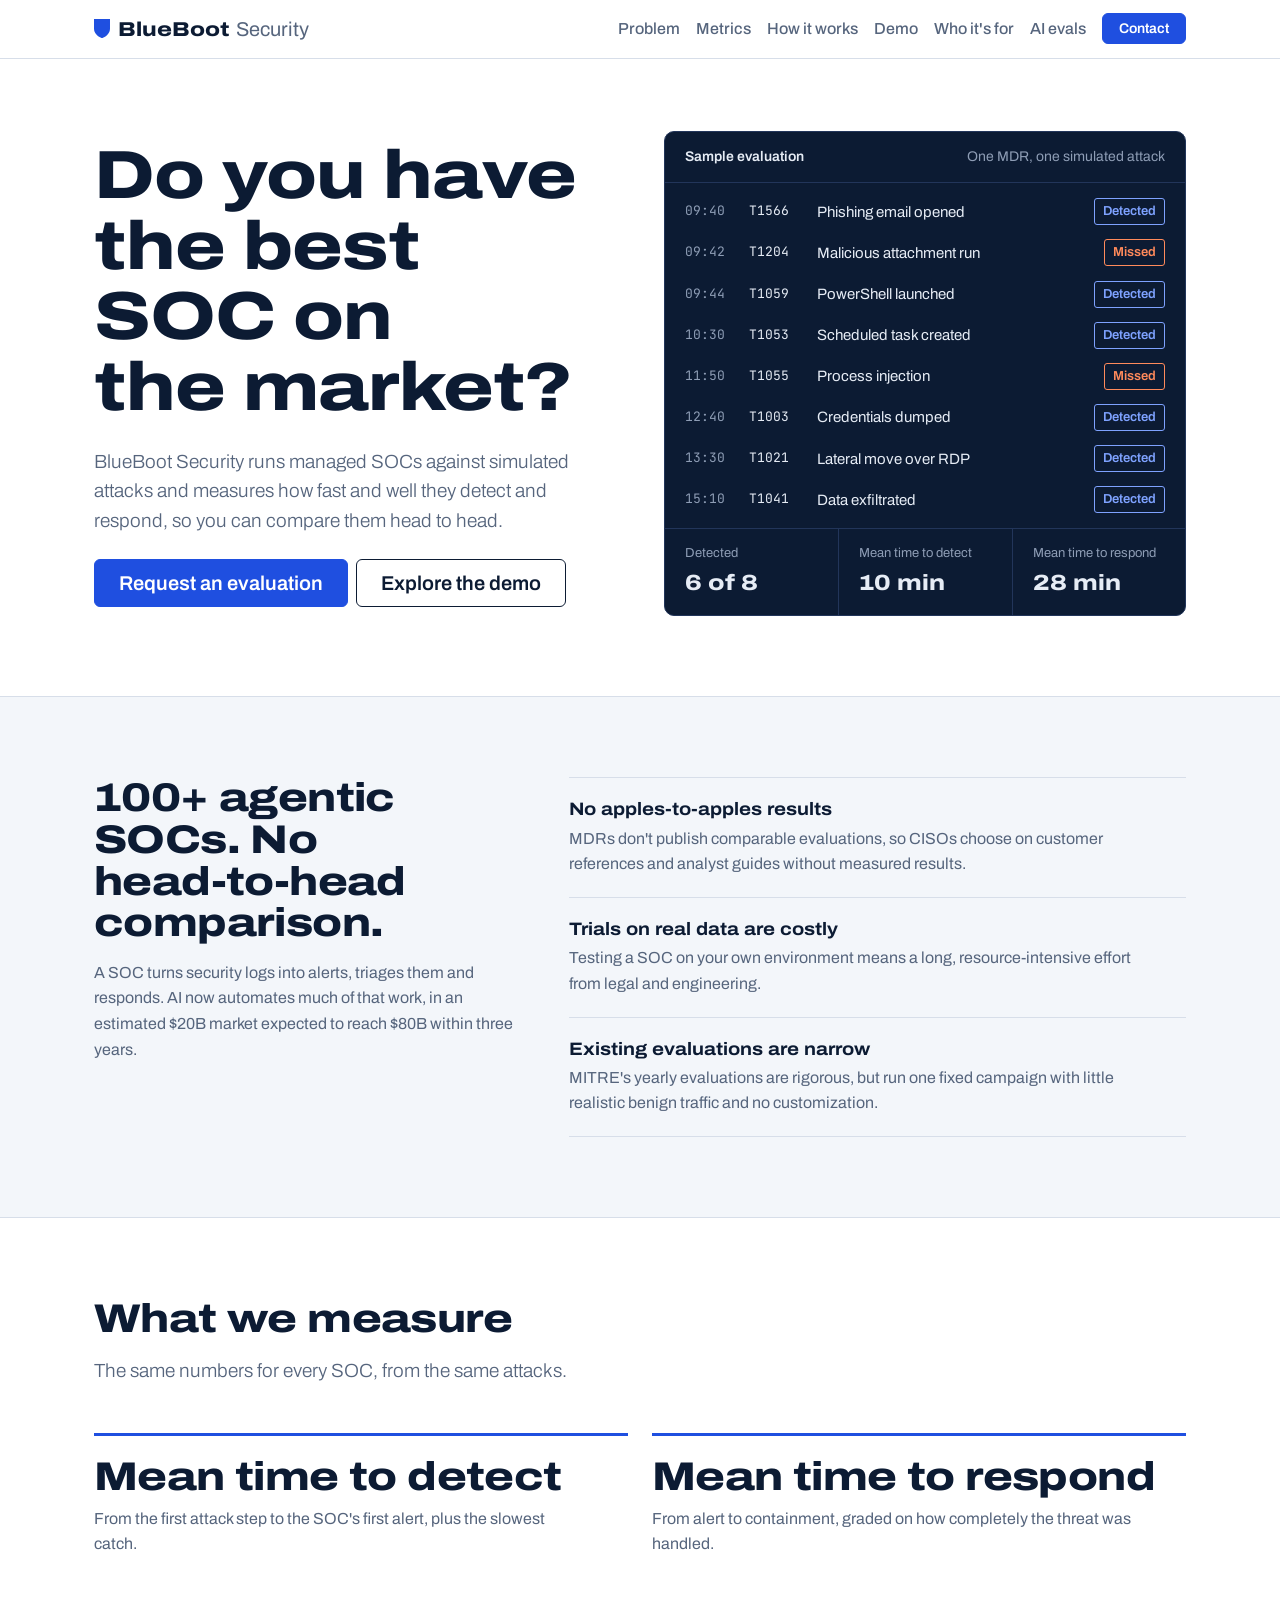
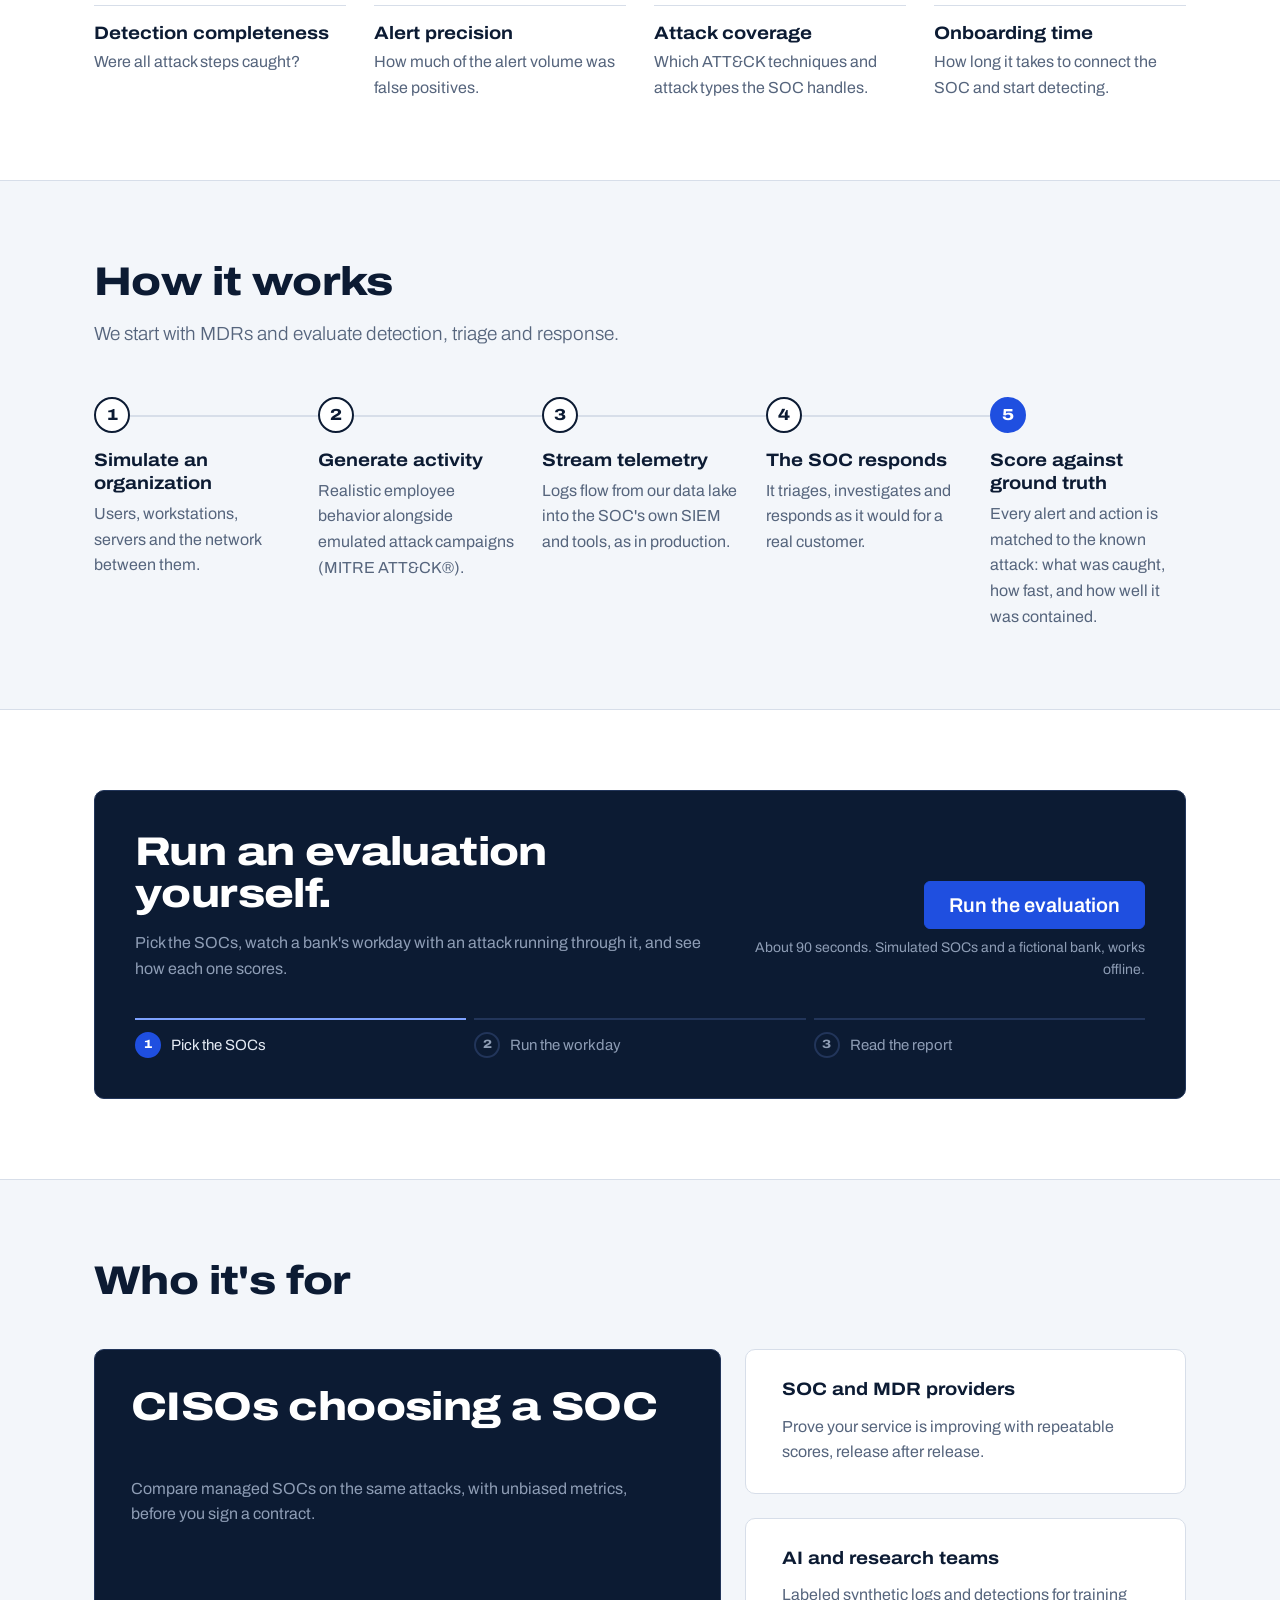
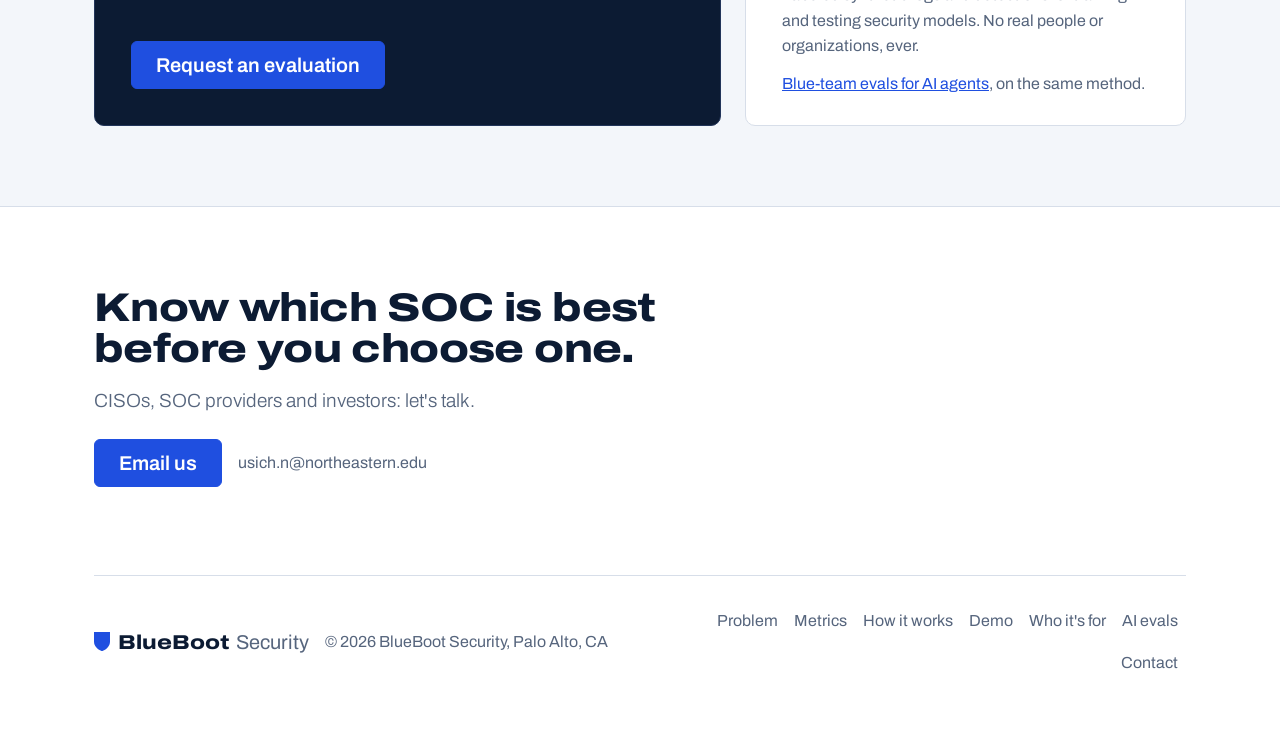
<file: index.html>
<!doctype html>
<html lang="en">
<head>
  <meta charset="utf-8">
  <meta name="viewport" content="width=device-width, initial-scale=1">
  <title>BlueBoot Security | Head-to-head SOC evaluation</title>
  <meta name="description" content="BlueBoot Security runs managed SOCs against simulated attacks and measures how fast and well they detect and respond, so CISOs can compare them head to head.">
  <meta property="og:type" content="website">
  <meta property="og:site_name" content="BlueBoot Security">
  <meta property="og:title" content="BlueBoot Security | Head-to-head SOC evaluation">
  <meta property="og:description" content="BlueBoot Security runs managed SOCs against simulated attacks and measures how fast and well they detect and respond, so CISOs can compare them head to head.">
  <link rel="icon" href="favicon.svg" type="image/svg+xml">
  <script>document.documentElement.dataset.bsTheme = matchMedia('(prefers-color-scheme: dark)').matches ? 'dark' : 'light';</script>
  <link rel="preload" href="fonts/archivo-wdth-wght.woff2" as="font" type="font/woff2" crossorigin>
  <link rel="stylesheet" href="https://cdn.jsdelivr.net/npm/bootstrap@5.3.3/dist/css/bootstrap.min.css" integrity="sha384-QWTKZyjpPEjISv5WaRU9OFeRpok6YctnYmDr5pNlyT2bRjXh0JMhjY6hW+ALEwIH" crossorigin="anonymous">
  <link rel="stylesheet" href="custom.css?v=20261028">
</head>
<body class="d-flex flex-column min-vh-100">
  <nav class="navbar navbar-expand-md site-nav sticky-top">
    <div class="container px-4">
      <a class="navbar-brand wordmark" href="#top" aria-label="BlueBoot Security home"><svg class="shield" viewBox="0 0 20 24" aria-hidden="true"><path d="M0 0H20V12C20 18 15.5 22 10 24C4.5 22 0 18 0 12Z"/></svg>BlueBoot <span>Security</span></a>
      <button class="navbar-toggler" type="button" data-bs-toggle="collapse" data-bs-target="#mainNav" aria-controls="mainNav" aria-expanded="false" aria-label="Toggle navigation">
        <span class="navbar-toggler-icon"></span>
      </button>
      <div class="collapse navbar-collapse" id="mainNav">
        <ul class="navbar-nav ms-auto align-items-md-center">
          <li class="nav-item"><a class="nav-link" href="#problem">Problem</a></li>
          <li class="nav-item"><a class="nav-link" href="#measure">Metrics</a></li>
          <li class="nav-item"><a class="nav-link" href="#how">How it works</a></li>
          <li class="nav-item"><a class="nav-link" href="#demo">Demo</a></li>
          <li class="nav-item"><a class="nav-link" href="#who">Who it's for</a></li>
          <li class="nav-item"><a class="nav-link" href="ai/">AI evals</a></li>
          <li class="nav-item ms-md-2"><a class="btn btn-primary btn-sm px-3 my-2 my-md-0" href="#contact">Contact</a></li>
        </ul>
      </div>
    </div>
  </nav>

  <main class="flex-grow-1" id="top">
  <header class="hero">
    <div class="container px-4">
      <div class="row g-5 align-items-center">
        <div class="col-lg-6">
          <h1 class="head head-xl mb-4">Do you have the best SOC on the market?</h1>
          <p class="lead mb-4">BlueBoot Security runs managed SOCs against simulated attacks and measures how fast and well they detect and respond, so you can compare them head to head.</p>
          <div class="d-grid gap-2 d-sm-flex">
            <a href="#contact" class="btn btn-primary btn-lg px-4">Request an evaluation</a>
            <a href="demo/" class="btn btn-outline-ink btn-lg px-4">Explore the demo</a>
          </div>
        </div>
        <div class="col-lg-6">
          <figure class="replay" aria-label="Sample evaluation of one MDR: eight attack techniques, six detected, mean time to detect 10 minutes, mean time to respond 28 minutes">
            <figcaption class="replay-head"><strong>Sample evaluation</strong><span>One MDR, one simulated attack</span></figcaption>
            <ol class="replay-list">
              <li style="--i:0"><time>09:40</time><code>T1566</code><span>Phishing email opened</span><span class="res res-hit">Detected</span></li>
              <li style="--i:1"><time>09:42</time><code>T1204</code><span>Malicious attachment run</span><span class="res res-miss">Missed</span></li>
              <li style="--i:2"><time>09:44</time><code>T1059</code><span>PowerShell launched</span><span class="res res-hit">Detected</span></li>
              <li style="--i:3"><time>10:30</time><code>T1053</code><span>Scheduled task created</span><span class="res res-hit">Detected</span></li>
              <li style="--i:4"><time>11:50</time><code>T1055</code><span>Process injection</span><span class="res res-miss">Missed</span></li>
              <li style="--i:5"><time>12:40</time><code>T1003</code><span>Credentials dumped</span><span class="res res-hit">Detected</span></li>
              <li style="--i:6"><time>13:30</time><code>T1021</code><span>Lateral move over RDP</span><span class="res res-hit">Detected</span></li>
              <li style="--i:7"><time>15:10</time><code>T1041</code><span>Data exfiltrated</span><span class="res res-hit">Detected</span></li>
            </ol>
            <dl class="replay-foot">
              <div><dt>Detected</dt><dd>6 of 8</dd></div>
              <div><dt>Mean time to detect</dt><dd>10 min</dd></div>
              <div><dt>Mean time to respond</dt><dd>28 min</dd></div>
            </dl>
          </figure>
        </div>
      </div>
    </div>
  </header>

  <section id="problem" class="band band-paper">
    <div class="container px-4">
      <div class="row g-5">
        <div class="col-lg-5">
          <h2 class="head head-lg mb-3">100+ agentic SOCs. No head-to-head comparison.</h2>
          <p class="text-body-secondary mb-0">A SOC turns security logs into alerts, triages them and responds. AI now automates much of that work, in an estimated $20B market expected to reach $80B within three years.</p>
        </div>
        <div class="col-lg-7">
          <ul class="problem-list">
            <li>
              <h3 class="head head-sm mb-0">No apples-to-apples results</h3>
              <p>MDRs don't publish comparable evaluations, so CISOs choose on customer references and analyst guides without measured results.</p>
            </li>
            <li>
              <h3 class="head head-sm mb-0">Trials on real data are costly</h3>
              <p>Testing a SOC on your own environment means a long, resource-intensive effort from legal and engineering.</p>
            </li>
            <li>
              <h3 class="head head-sm mb-0">Existing evaluations are narrow</h3>
              <p>MITRE's yearly evaluations are rigorous, but run one fixed campaign with little realistic benign traffic and no customization.</p>
            </li>
          </ul>
        </div>
      </div>
    </div>
  </section>

  <section id="measure" class="band">
    <div class="container px-4">
      <h2 class="head head-lg mb-3">What we measure</h2>
      <p class="lead mb-0">The same numbers for every SOC, from the same attacks.</p>
      <div class="row g-4 mt-4">
        <div class="col-md-6">
          <div class="metric-key">
            <h3 class="head head-lg mb-2">Mean time to detect</h3>
            <p>From the first attack step to the SOC's first alert, plus the slowest catch.</p>
          </div>
        </div>
        <div class="col-md-6">
          <div class="metric-key">
            <h3 class="head head-lg mb-2">Mean time to respond</h3>
            <p>From alert to containment, graded on how completely the threat was handled.</p>
          </div>
        </div>
      </div>
      <ul class="metric-list">
        <li><h3 class="head head-sm mb-0">Detection completeness</h3><p>Were all attack steps caught?</p></li>
        <li><h3 class="head head-sm mb-0">Alert precision</h3><p>How much of the alert volume was false positives.</p></li>
        <li><h3 class="head head-sm mb-0">Attack coverage</h3><p>Which ATT&amp;CK techniques and attack types the SOC handles.</p></li>
        <li><h3 class="head head-sm mb-0">Onboarding time</h3><p>How long it takes to connect the SOC and start detecting.</p></li>
      </ul>
    </div>
  </section>

  <section id="how" class="band band-paper">
    <div class="container px-4">
      <h2 class="head head-lg mb-3">How it works</h2>
      <p class="lead mb-0">We start with MDRs and evaluate detection, triage and response.</p>
      <ol class="pipeline">
        <li>
          <span class="pipe-num" aria-hidden="true">1</span>
          <h3 class="head head-sm mb-0">Simulate an organization</h3>
          <p>Users, workstations, servers and the network between them.</p>
        </li>
        <li>
          <span class="pipe-num" aria-hidden="true">2</span>
          <h3 class="head head-sm mb-0">Generate activity</h3>
          <p>Realistic employee behavior alongside emulated attack campaigns (MITRE ATT&amp;CK&reg;).</p>
        </li>
        <li>
          <span class="pipe-num" aria-hidden="true">3</span>
          <h3 class="head head-sm mb-0">Stream telemetry</h3>
          <p>Logs flow from our data lake into the SOC's own SIEM and tools, as in production.</p>
        </li>
        <li>
          <span class="pipe-num" aria-hidden="true">4</span>
          <h3 class="head head-sm mb-0">The SOC responds</h3>
          <p>It triages, investigates and responds as it would for a real customer.</p>
        </li>
        <li class="pipe-score">
          <span class="pipe-num" aria-hidden="true">5</span>
          <h3 class="head head-sm mb-0">Score against ground truth</h3>
          <p>Every alert and action is matched to the known attack: what was caught, how fast, and how well it was contained.</p>
        </li>
      </ol>
    </div>
  </section>

  <section id="demo" class="band">
    <div class="container px-4">
      <div class="demo-cta">
        <div class="row g-4 align-items-end">
          <div class="col-lg-7">
            <h2 class="head head-lg mb-3">Run an evaluation yourself.</h2>
            <p class="mb-0">Pick the SOCs, watch a bank's workday with an attack running through it, and see how each one scores.</p>
          </div>
          <div class="col-lg-5 text-lg-end">
            <a class="btn btn-primary btn-lg px-4" href="demo/">Run the evaluation</a>
            <p class="demo-cta-note mt-2 mb-0">About 90 seconds. Simulated SOCs and a fictional bank, works offline.</p>
          </div>
        </div>
        <ol class="demo-chapters" aria-label="Demo steps">
          <li>Pick the SOCs</li>
          <li>Run the workday</li>
          <li>Read the report</li>
        </ol>
      </div>
    </div>
  </section>

  <section id="who" class="band band-paper">
    <div class="container px-4">
      <h2 class="head head-lg mb-5">Who it's for</h2>
      <div class="row g-4">
        <div class="col-lg-7">
          <div class="offer offer-main">
            <h3 class="head head-lg">CISOs choosing a SOC</h3>
            <p>Compare managed SOCs on the same attacks, with unbiased metrics, before you sign a contract.</p>
            <a href="#contact" class="btn btn-primary btn-lg px-4 mt-auto align-self-start">Request an evaluation</a>
          </div>
        </div>
        <div class="col-lg-5 offer-stack">
          <div class="offer offer-side">
            <h3 class="head head-sm">SOC and MDR providers</h3>
            <p>Prove your service is improving with repeatable scores, release after release.</p>
          </div>
          <div class="offer offer-side">
            <h3 class="head head-sm">AI and research teams</h3>
            <p>Labeled synthetic logs and detections for training and testing security models. No real people or organizations, ever.</p>
            <p><a href="ai/">Blue-team evals for AI agents</a>, on the same method.</p>
          </div>
        </div>
      </div>
    </div>
  </section>

  <section id="contact" class="band">
    <div class="container px-4">
      <h2 class="head head-lg mb-3">Know which SOC is best before you choose one.</h2>
      <p class="lead mb-4">CISOs, SOC providers and investors: let's talk.</p>
      <div class="d-flex flex-wrap align-items-center gap-3">
        <a href="mailto:usich.n@northeastern.edu" class="btn btn-primary btn-lg px-4">Email us</a>
        <span class="text-body-secondary user-select-all">usich.n@northeastern.edu</span>
      </div>
    </div>
  </section>
  </main>

  <div class="container px-4">
    <footer class="site-footer d-flex flex-wrap justify-content-between align-items-center py-4 mt-2 mb-4">
      <div class="col-md-6 d-flex flex-wrap align-items-center gap-3">
        <a href="#top" class="wordmark fs-5" aria-label="BlueBoot Security home"><svg class="shield" viewBox="0 0 20 24" aria-hidden="true"><path d="M0 0H20V12C20 18 15.5 22 10 24C4.5 22 0 18 0 12Z"/></svg>BlueBoot <span>Security</span></a>
        <span>&copy; 2026 BlueBoot Security, Palo Alto, CA</span>
      </div>
      <ul class="nav col-md-6 justify-content-md-end mt-3 mt-md-0">
      <li class="nav-item"><a href="#problem" class="nav-link px-2">Problem</a></li>
      <li class="nav-item"><a href="#measure" class="nav-link px-2">Metrics</a></li>
      <li class="nav-item"><a href="#how" class="nav-link px-2">How it works</a></li>
      <li class="nav-item"><a href="#demo" class="nav-link px-2">Demo</a></li>
      <li class="nav-item"><a href="#who" class="nav-link px-2">Who it's for</a></li>
      <li class="nav-item"><a href="ai/" class="nav-link px-2">AI evals</a></li>
      <li class="nav-item"><a href="#contact" class="nav-link px-2">Contact</a></li>
      </ul>
    </footer>
  </div>

  <script src="https://cdn.jsdelivr.net/npm/bootstrap@5.3.3/dist/js/bootstrap.bundle.min.js" integrity="sha384-YvpcrYf0tY3lHB60NNkmXc5s9fDVZLESaAA55NDzOxhy9GkcIdslK1eN7N6jIeHz" crossorigin="anonymous"></script>
  <script>
    // Close the mobile menu after jumping to a section
    const mainNav = document.getElementById('mainNav');
    mainNav.querySelectorAll('a').forEach(a => a.addEventListener('click', () => {
      if (mainNav.classList.contains('show')) bootstrap.Collapse.getOrCreateInstance(mainNav).hide();
    }));
  </script>
</body>
</html>
</file>
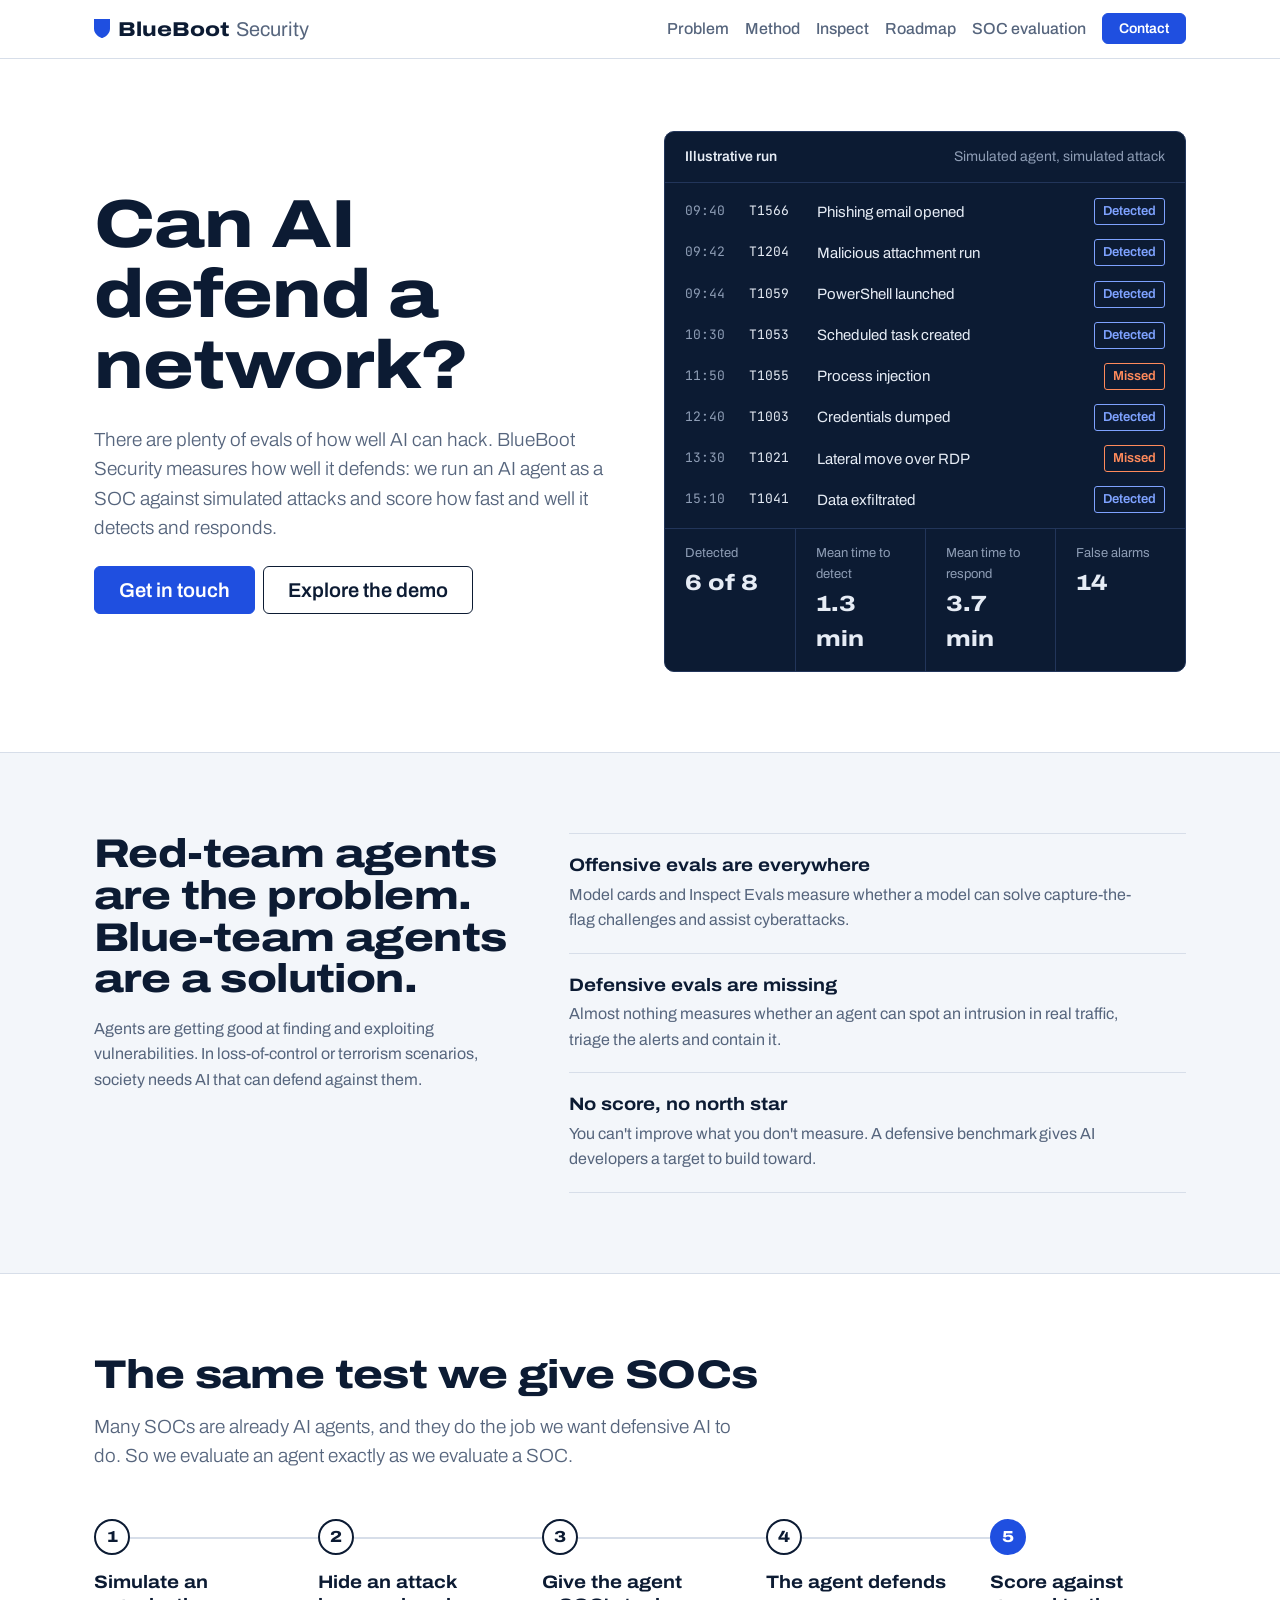
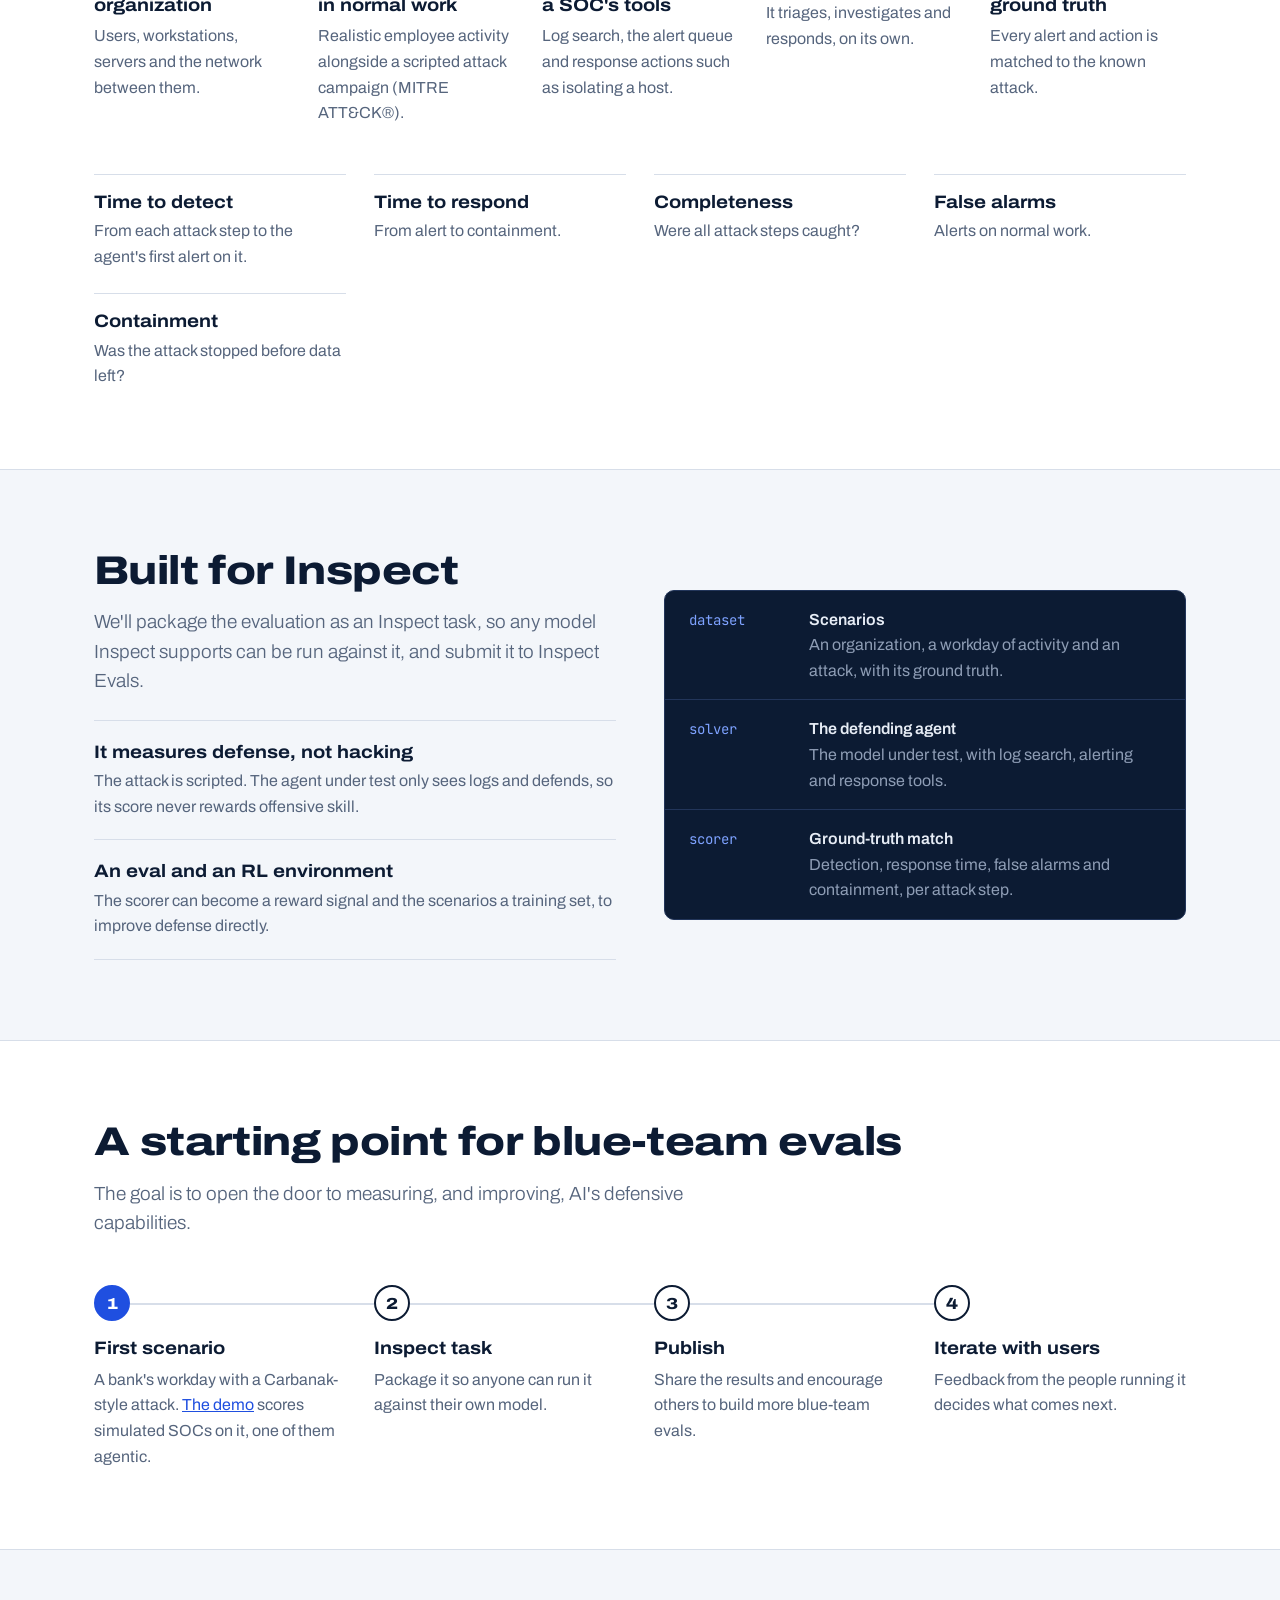
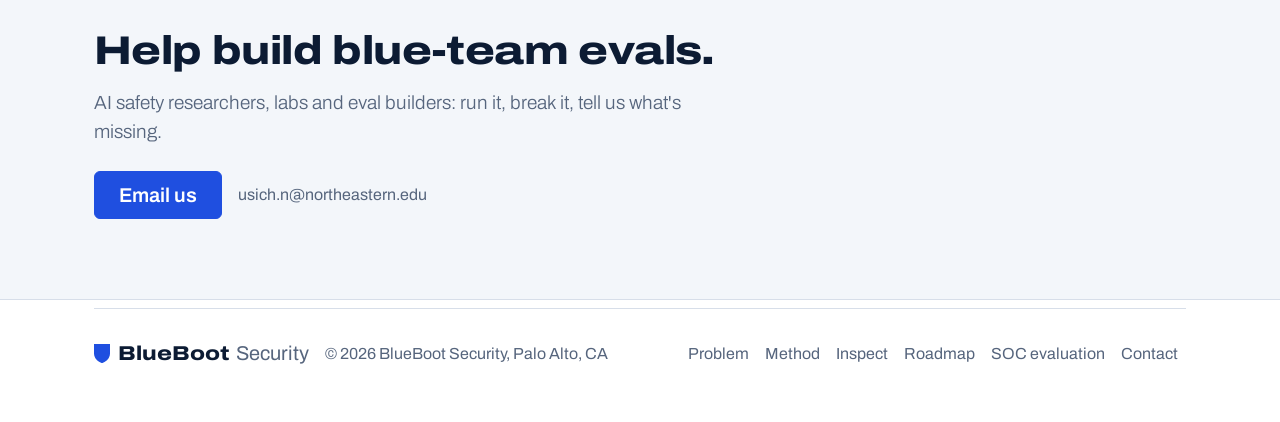
<file: ai/index.html>
<!doctype html>
<html lang="en">
<head>
  <meta charset="utf-8">
  <meta name="viewport" content="width=device-width, initial-scale=1">
  <title>BlueBoot Security | Blue-team evals for AI agents</title>
  <meta name="description" content="There are plenty of evals of how well AI can hack, and almost none of how well it defends. BlueBoot Security runs AI agents as a SOC against simulated attacks and scores how fast and well they detect and respond.">
  <meta property="og:type" content="website">
  <meta property="og:site_name" content="BlueBoot Security">
  <meta property="og:title" content="BlueBoot Security | Blue-team evals for AI agents">
  <meta property="og:description" content="There are plenty of evals of how well AI can hack, and almost none of how well it defends. BlueBoot Security runs AI agents as a SOC against simulated attacks and scores how fast and well they detect and respond.">
  <link rel="icon" href="../favicon.svg" type="image/svg+xml">
  <script>document.documentElement.dataset.bsTheme = matchMedia('(prefers-color-scheme: dark)').matches ? 'dark' : 'light';</script>
  <link rel="preload" href="../fonts/archivo-wdth-wght.woff2" as="font" type="font/woff2" crossorigin>
  <link rel="stylesheet" href="https://cdn.jsdelivr.net/npm/bootstrap@5.3.3/dist/css/bootstrap.min.css" integrity="sha384-QWTKZyjpPEjISv5WaRU9OFeRpok6YctnYmDr5pNlyT2bRjXh0JMhjY6hW+ALEwIH" crossorigin="anonymous">
  <link rel="stylesheet" href="../custom.css?v=20261028">
</head>
<body class="d-flex flex-column min-vh-100">
  <nav class="navbar navbar-expand-md site-nav sticky-top">
    <div class="container px-4">
      <a class="navbar-brand wordmark" href="#top" aria-label="BlueBoot Security, blue-team AI evals"><svg class="shield" viewBox="0 0 20 24" aria-hidden="true"><path d="M0 0H20V12C20 18 15.5 22 10 24C4.5 22 0 18 0 12Z"/></svg>BlueBoot <span>Security</span></a>
      <button class="navbar-toggler" type="button" data-bs-toggle="collapse" data-bs-target="#mainNav" aria-controls="mainNav" aria-expanded="false" aria-label="Toggle navigation">
        <span class="navbar-toggler-icon"></span>
      </button>
      <div class="collapse navbar-collapse" id="mainNav">
        <ul class="navbar-nav ms-auto align-items-md-center">
          <li class="nav-item"><a class="nav-link" href="#gap">Problem</a></li>
          <li class="nav-item"><a class="nav-link" href="#method">Method</a></li>
          <li class="nav-item"><a class="nav-link" href="#inspect">Inspect</a></li>
          <li class="nav-item"><a class="nav-link" href="#roadmap">Roadmap</a></li>
          <li class="nav-item"><a class="nav-link" href="../index.html">SOC evaluation</a></li>
          <li class="nav-item ms-md-2"><a class="btn btn-primary btn-sm px-3 my-2 my-md-0" href="#contact">Contact</a></li>
        </ul>
      </div>
    </div>
  </nav>

  <main class="flex-grow-1" id="top">
  <header class="hero">
    <div class="container px-4">
      <div class="row g-5 align-items-center">
        <div class="col-lg-6">
          <h1 class="head head-xl mb-4">Can AI defend a network?</h1>
          <p class="lead mb-4">There are plenty of evals of how well AI can hack. BlueBoot Security measures how well it defends: we run an AI agent as a SOC against simulated attacks and score how fast and well it detects and responds.</p>
          <div class="d-grid gap-2 d-sm-flex">
            <a href="#contact" class="btn btn-primary btn-lg px-4">Get in touch</a>
            <a href="../demo/" class="btn btn-outline-ink btn-lg px-4">Explore the demo</a>
          </div>
        </div>
        <div class="col-lg-6">
          <figure class="replay" aria-label="Illustrative run of a simulated defending agent: eight attack techniques, six detected, mean time to detect 1.3 minutes, mean time to respond 3.7 minutes, 14 false alarms">
            <figcaption class="replay-head"><strong>Illustrative run</strong><span>Simulated agent, simulated attack</span></figcaption>
            <ol class="replay-list">
              <li style="--i:0"><time>09:40</time><code>T1566</code><span>Phishing email opened</span><span class="res res-hit">Detected</span></li>
              <li style="--i:1"><time>09:42</time><code>T1204</code><span>Malicious attachment run</span><span class="res res-hit">Detected</span></li>
              <li style="--i:2"><time>09:44</time><code>T1059</code><span>PowerShell launched</span><span class="res res-hit">Detected</span></li>
              <li style="--i:3"><time>10:30</time><code>T1053</code><span>Scheduled task created</span><span class="res res-hit">Detected</span></li>
              <li style="--i:4"><time>11:50</time><code>T1055</code><span>Process injection</span><span class="res res-miss">Missed</span></li>
              <li style="--i:5"><time>12:40</time><code>T1003</code><span>Credentials dumped</span><span class="res res-hit">Detected</span></li>
              <li style="--i:6"><time>13:30</time><code>T1021</code><span>Lateral move over RDP</span><span class="res res-miss">Missed</span></li>
              <li style="--i:7"><time>15:10</time><code>T1041</code><span>Data exfiltrated</span><span class="res res-hit">Detected</span></li>
            </ol>
            <dl class="replay-foot replay-foot-4">
              <div><dt>Detected</dt><dd>6 of 8</dd></div>
              <div><dt>Mean time to detect</dt><dd>1.3 min</dd></div>
              <div><dt>Mean time to respond</dt><dd>3.7 min</dd></div>
              <div><dt>False alarms</dt><dd>14</dd></div>
            </dl>
          </figure>
        </div>
      </div>
    </div>
  </header>

  <section id="gap" class="band band-paper">
    <div class="container px-4">
      <div class="row g-5">
        <div class="col-lg-5">
          <h2 class="head head-lg mb-3">Red-team agents are the problem. Blue-team agents are a solution.</h2>
          <p class="text-body-secondary mb-0">Agents are getting good at finding and exploiting vulnerabilities. In loss-of-control or terrorism scenarios, society needs AI that can defend against them.</p>
        </div>
        <div class="col-lg-7">
          <ul class="problem-list">
            <li>
              <h3 class="head head-sm mb-0">Offensive evals are everywhere</h3>
              <p>Model cards and Inspect Evals measure whether a model can solve capture-the-flag challenges and assist cyberattacks.</p>
            </li>
            <li>
              <h3 class="head head-sm mb-0">Defensive evals are missing</h3>
              <p>Almost nothing measures whether an agent can spot an intrusion in real traffic, triage the alerts and contain it.</p>
            </li>
            <li>
              <h3 class="head head-sm mb-0">No score, no north star</h3>
              <p>You can't improve what you don't measure. A defensive benchmark gives AI developers a target to build toward.</p>
            </li>
          </ul>
        </div>
      </div>
    </div>
  </section>

  <section id="method" class="band">
    <div class="container px-4">
      <h2 class="head head-lg mb-3">The same test we give SOCs</h2>
      <p class="lead mb-0">Many SOCs are already AI agents, and they do the job we want defensive AI to do. So we evaluate an agent exactly as we evaluate a SOC.</p>
      <ol class="pipeline">
        <li>
          <span class="pipe-num" aria-hidden="true">1</span>
          <h3 class="head head-sm mb-0">Simulate an organization</h3>
          <p>Users, workstations, servers and the network between them.</p>
        </li>
        <li>
          <span class="pipe-num" aria-hidden="true">2</span>
          <h3 class="head head-sm mb-0">Hide an attack in normal work</h3>
          <p>Realistic employee activity alongside a scripted attack campaign (MITRE ATT&amp;CK&reg;).</p>
        </li>
        <li>
          <span class="pipe-num" aria-hidden="true">3</span>
          <h3 class="head head-sm mb-0">Give the agent a SOC's tools</h3>
          <p>Log search, the alert queue and response actions such as isolating a host.</p>
        </li>
        <li>
          <span class="pipe-num" aria-hidden="true">4</span>
          <h3 class="head head-sm mb-0">The agent defends</h3>
          <p>It triages, investigates and responds, on its own.</p>
        </li>
        <li class="pipe-score">
          <span class="pipe-num" aria-hidden="true">5</span>
          <h3 class="head head-sm mb-0">Score against ground truth</h3>
          <p>Every alert and action is matched to the known attack.</p>
        </li>
      </ol>
      <ul class="metric-list">
        <li><h3 class="head head-sm mb-0">Time to detect</h3><p>From each attack step to the agent's first alert on it.</p></li>
        <li><h3 class="head head-sm mb-0">Time to respond</h3><p>From alert to containment.</p></li>
        <li><h3 class="head head-sm mb-0">Completeness</h3><p>Were all attack steps caught?</p></li>
        <li><h3 class="head head-sm mb-0">False alarms</h3><p>Alerts on normal work.</p></li>
        <li><h3 class="head head-sm mb-0">Containment</h3><p>Was the attack stopped before data left?</p></li>
      </ul>
    </div>
  </section>

  <section id="inspect" class="band band-paper">
    <div class="container px-4">
      <div class="row g-5 align-items-center">
        <div class="col-lg-6">
          <h2 class="head head-lg mb-3">Built for Inspect</h2>
          <p class="lead mb-4">We'll package the evaluation as an Inspect task, so any model Inspect supports can be run against it, and submit it to Inspect Evals.</p>
          <ul class="problem-list">
            <li>
              <h3 class="head head-sm mb-0">It measures defense, not hacking</h3>
              <p>The attack is scripted. The agent under test only sees logs and defends, so its score never rewards offensive skill.</p>
            </li>
            <li>
              <h3 class="head head-sm mb-0">An eval and an RL environment</h3>
              <p>The scorer can become a reward signal and the scenarios a training set, to improve defense directly.</p>
            </li>
          </ul>
        </div>
        <div class="col-lg-6">
          <ul class="inspect-map" aria-label="How the evaluation maps onto an Inspect task">
            <li><code>dataset</code><span><strong>Scenarios</strong>An organization, a workday of activity and an attack, with its ground truth.</span></li>
            <li><code>solver</code><span><strong>The defending agent</strong>The model under test, with log search, alerting and response tools.</span></li>
            <li><code>scorer</code><span><strong>Ground-truth match</strong>Detection, response time, false alarms and containment, per attack step.</span></li>
          </ul>
        </div>
      </div>
    </div>
  </section>

  <section id="roadmap" class="band">
    <div class="container px-4">
      <h2 class="head head-lg mb-3">A starting point for blue-team evals</h2>
      <p class="lead mb-0">The goal is to open the door to measuring, and improving, AI's defensive capabilities.</p>
      <ol class="pipeline pipeline-4">
        <li class="pipe-score">
          <span class="pipe-num" aria-hidden="true">1</span>
          <h3 class="head head-sm mb-0">First scenario</h3>
          <p>A bank's workday with a Carbanak-style attack. <a href="../demo/">The demo</a> scores simulated SOCs on it, one of them agentic.</p>
        </li>
        <li>
          <span class="pipe-num" aria-hidden="true">2</span>
          <h3 class="head head-sm mb-0">Inspect task</h3>
          <p>Package it so anyone can run it against their own model.</p>
        </li>
        <li>
          <span class="pipe-num" aria-hidden="true">3</span>
          <h3 class="head head-sm mb-0">Publish</h3>
          <p>Share the results and encourage others to build more blue-team evals.</p>
        </li>
        <li>
          <span class="pipe-num" aria-hidden="true">4</span>
          <h3 class="head head-sm mb-0">Iterate with users</h3>
          <p>Feedback from the people running it decides what comes next.</p>
        </li>
      </ol>
    </div>
  </section>

  <section id="contact" class="band band-paper">
    <div class="container px-4">
      <h2 class="head head-lg mb-3">Help build blue-team evals.</h2>
      <p class="lead mb-4">AI safety researchers, labs and eval builders: run it, break it, tell us what's missing.</p>
      <div class="d-flex flex-wrap align-items-center gap-3">
        <a href="mailto:usich.n@northeastern.edu" class="btn btn-primary btn-lg px-4">Email us</a>
        <span class="text-body-secondary user-select-all">usich.n@northeastern.edu</span>
      </div>
    </div>
  </section>
  </main>

  <div class="container px-4">
    <footer class="site-footer d-flex flex-wrap justify-content-between align-items-center py-4 mt-2 mb-4">
      <div class="col-md-6 d-flex flex-wrap align-items-center gap-3">
        <a href="#top" class="wordmark fs-5" aria-label="BlueBoot Security, blue-team AI evals"><svg class="shield" viewBox="0 0 20 24" aria-hidden="true"><path d="M0 0H20V12C20 18 15.5 22 10 24C4.5 22 0 18 0 12Z"/></svg>BlueBoot <span>Security</span></a>
        <span>&copy; 2026 BlueBoot Security, Palo Alto, CA</span>
      </div>
      <ul class="nav col-md-6 justify-content-md-end mt-3 mt-md-0">
      <li class="nav-item"><a href="#gap" class="nav-link px-2">Problem</a></li>
      <li class="nav-item"><a href="#method" class="nav-link px-2">Method</a></li>
      <li class="nav-item"><a href="#inspect" class="nav-link px-2">Inspect</a></li>
      <li class="nav-item"><a href="#roadmap" class="nav-link px-2">Roadmap</a></li>
      <li class="nav-item"><a href="../index.html" class="nav-link px-2">SOC evaluation</a></li>
      <li class="nav-item"><a href="#contact" class="nav-link px-2">Contact</a></li>
      </ul>
    </footer>
  </div>

  <script src="https://cdn.jsdelivr.net/npm/bootstrap@5.3.3/dist/js/bootstrap.bundle.min.js" integrity="sha384-YvpcrYf0tY3lHB60NNkmXc5s9fDVZLESaAA55NDzOxhy9GkcIdslK1eN7N6jIeHz" crossorigin="anonymous"></script>
  <script>
    // Close the mobile menu after jumping to a section
    const mainNav = document.getElementById('mainNav');
    mainNav.querySelectorAll('a').forEach(a => a.addEventListener('click', () => {
      if (mainNav.classList.contains('show')) bootstrap.Collapse.getOrCreateInstance(mainNav).hide();
    }));
  </script>
</body>
</html>
</file>
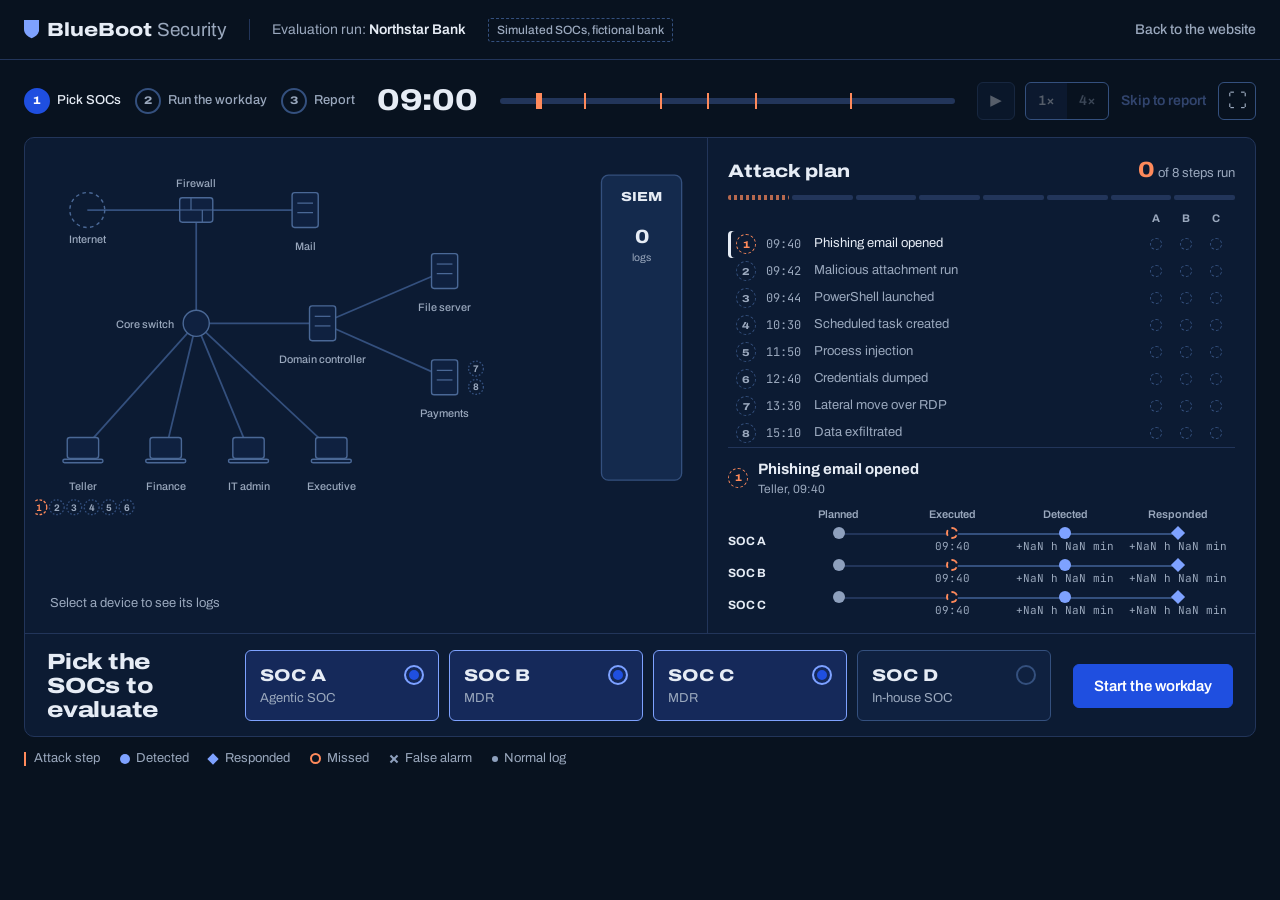
<file: demo/index.html>
<!doctype html>
<html lang="en">
<head>
  <meta charset="utf-8">
  <meta name="viewport" content="width=device-width, initial-scale=1">
  <meta name="description" content="Run a BlueBoot evaluation: pick the SOCs, watch a bank's workday with an attack running through it, and see how each SOC scores.">
  <meta name="theme-color" content="#08121f">
  <title>Run an evaluation | BlueBoot Security</title>
  <link rel="icon" href="../favicon.svg" type="image/svg+xml">
  <link rel="preload" href="../fonts/archivo-wdth-wght.woff2" as="font" type="font/woff2" crossorigin>
  <link rel="stylesheet" href="demo.css?v=20261027.2">
  <script defer src="core.js?v=20261027.2"></script>
  <script defer src="app.js?v=20261027.2"></script>
</head>
<body>
  <a class="skip-link" href="#console">Skip to the evaluation</a>
  <header class="topbar">
    <a class="wordmark" href="../index.html" aria-label="BlueBoot Security home"><svg viewBox="0 0 20 24" aria-hidden="true"><path d="M0 0H20V12C20 18 15.5 22 10 24C4.5 22 0 18 0 12Z"/></svg>BlueBoot <span>Security</span></a>
    <span class="run-name">Evaluation run: <strong>Northstar Bank</strong></span>
    <span class="sim-chip">Simulated SOCs, fictional bank</span>
    <a class="back-link" href="../index.html#demo">Back to the website</a>
  </header>

  <main id="console" class="console" data-phase="setup" tabindex="-1">
    <div class="bar">
      <ol class="phases" aria-label="Evaluation phases">
        <li data-phase="setup">Pick SOCs</li>
        <li data-phase="run">Run the workday</li>
        <li data-phase="report">Report</li>
      </ol>
      <div class="clock-block"><time id="clock" aria-label="Simulated time">09:00</time></div>
      <div class="track" id="track" aria-hidden="true"><div class="track-fill" id="track-fill"></div></div>
      <div class="transport">
        <button class="icon-button" id="play" aria-label="Pause" disabled><span id="play-icon" aria-hidden="true">Ⅱ</span></button>
        <div class="speed" role="group" aria-label="Playback speed">
          <button data-speed="1" aria-pressed="true" disabled>1×</button>
          <button data-speed="4" aria-pressed="false" disabled>4×</button>
        </div>
        <button class="text-button" id="skip" disabled>Skip to report</button>
        <button class="icon-button" id="fullscreen" aria-label="Enter fullscreen" title="Fullscreen"><span aria-hidden="true">⛶</span></button>
      </div>
    </div>

    <div class="workspace">
      <section class="network-panel" aria-label="Bank network">
        <svg id="network" viewBox="0 10 760 412" role="group" aria-label="Northstar Bank network. Select a device to see its logs."></svg>
        <div class="inspector" id="inspector" aria-live="polite"></div>
      </section>

      <section class="queue-panel" id="queue-panel" aria-label="Attack plan">
        <div class="queue-head">
          <h2>Attack plan</h2>
          <div class="attack-count"><strong id="attack-count">0</strong> of <span id="attack-total">8</span> steps run</div>
        </div>
        <div class="count-bar" id="count-bar" aria-hidden="true"></div>
        <div class="queue-cols" id="queue-cols" aria-hidden="true"></div>
        <ol class="queue" id="queue"></ol>
        <div class="flow" id="flow">
          <div class="flow-head">
            <span class="q-num" id="flow-num">1</span>
            <div class="flow-title"><strong id="flow-name"></strong><span id="flow-meta"></span></div>
            <button class="text-button" id="follow" hidden>Follow live</button>
          </div>
          <div class="flow-grid" id="flow-grid"></div>
        </div>
      </section>

      <section class="soc-panel" aria-label="SOCs under evaluation">
        <div class="setup" id="setup">
          <h1>Pick the SOCs to evaluate</h1>
          <div class="soc-picks" id="soc-picks" role="group" aria-label="SOCs"></div>
          <button class="primary-button" id="start">Start the workday</button>
        </div>
        <div class="lanes" id="lanes" hidden>
          <div class="lanes-body">
            <div class="lane-overlay" id="lane-overlay" aria-hidden="true"><div id="lane-ticks"></div><span class="playhead" id="playhead"></span></div>
            <div id="lane-list"></div>
          </div>
          <div class="time-axis" aria-hidden="true"><span>09:00</span><span>11:00</span><span>13:00</span><span>15:00</span><span>17:00</span></div>
        </div>
      </section>

      <section class="report" id="report" hidden aria-labelledby="report-title">
        <h2 id="report-title" tabindex="-1">Evaluation report</h2>
        <p class="report-sub">Same bank, same attack, same workday.</p>
        <div class="table-wrap">
          <table class="scorecard">
            <thead><tr><th scope="col">SOC</th><th scope="col">Attacks detected</th><th scope="col">False alarms</th><th scope="col">Mean time to detect</th><th scope="col">Max time to detect</th><th scope="col">Mean time to respond</th><th scope="col">Contained before data left</th><th scope="col">Overall</th></tr></thead>
            <tbody id="report-body"></tbody>
          </table>
        </div>
        <div class="report-actions">
          <button class="secondary-button" id="swap">Swap SOCs</button>
          <button class="primary-button" id="again">Watch again</button>
        </div>
      </section>
    </div>

    <ul class="legend" aria-label="Legend">
      <li><i class="g g-attack"></i>Attack step</li>
      <li><i class="g g-detect"></i>Detected</li>
      <li><i class="g g-respond"></i>Responded</li>
      <li><i class="g g-miss"></i>Missed</li>
      <li><i class="g g-fa"></i>False alarm</li>
      <li><i class="g g-log"></i>Normal log</li>
    </ul>
    <div id="announcement" class="sr-only" role="status" aria-live="polite"></div>
  </main>
  <noscript><div class="noscript">This demo needs JavaScript. <a href="../index.html#how">Read how the evaluation works</a>.</div></noscript>
</body>
</html>
</file>
<file: demo/demo.css>
/* BlueBoot demo: the evaluation console. Same tokens as custom.css.
   Blue = detected / responded. Orange = attack / missed. Slate = normal logs and false alarms.
   Dashed = simulated. Fonts are bundled in ../fonts so the demo works offline. */
@font-face {
  font-family: "Archivo";
  src: url("../fonts/archivo-wdth-wght.woff2") format("woff2-variations"), url("../fonts/archivo-wdth-wght.woff2") format("woff2");
  font-weight: 100 900;
  font-stretch: 62% 125%;
  font-display: swap;
}
@font-face {
  font-family: "JetBrains Mono";
  src: url("../fonts/jetbrains-mono-wght.woff2") format("woff2-variations"), url("../fonts/jetbrains-mono-wght.woff2") format("woff2");
  font-weight: 100 800;
  font-display: swap;
}

:root {
  color-scheme: dark;
  --bg: #08121f;
  --surface: #0c1b33;
  --surface-2: #0f2140;
  --raised: #142a4d;
  --line: #22355a;
  --line-strong: #34507e;
  --node: #4a6896;
  --text: #e6ecf5;
  --muted: #9aa8bd;
  --slate: #8ea0bd;
  --blue: #7ea2ff;
  --blue-fill: #1f4fe0;
  --blue-tint: #15295a;
  --signal: #ff8a5b;
  --signal-tint: #3a2220;
  --font: "Archivo", system-ui, sans-serif;
  --mono: "JetBrains Mono", ui-monospace, monospace;
  --head: 172px;
}

* { box-sizing: border-box; }
[hidden] { display: none !important; }
body { margin: 0; background: var(--bg); color: var(--text); font-family: var(--font); font-size: 15px; line-height: 1.5; }
a { color: inherit; }
button { font: inherit; color: inherit; cursor: pointer; }
button:disabled { opacity: .35; cursor: default; }
button:focus-visible, a:focus-visible { outline: 3px solid var(--blue); outline-offset: 3px; }
button { transition: background-color .15s, border-color .15s, color .15s; }

/* Top bar: matches the site navbar */
.topbar { min-height: 60px; padding: 12px max(24px, calc((100vw - 1440px) / 2)); border-bottom: 1px solid var(--line); display: flex; gap: 22px; align-items: center; }
.wordmark { font-size: 19px; font-stretch: 120%; font-weight: 800; line-height: 1; text-decoration: none; white-space: nowrap; display: flex; align-items: center; }
.wordmark svg { width: .8em; height: .96em; margin-right: .4em; fill: var(--blue); }
.wordmark span { font-stretch: 100%; font-weight: 400; color: var(--muted); margin-left: .3em; }
.run-name { font-size: 14px; color: var(--muted); border-left: 1px solid var(--line); padding-left: 22px; }
.run-name strong { color: var(--text); font-weight: 600; }
.sim-chip { font-size: 12px; font-weight: 500; color: var(--muted); border: 1px dashed var(--line-strong); border-radius: 3px; padding: 2px 8px; }
.back-link { font-size: 14px; font-weight: 500; color: var(--muted); margin-left: auto; text-decoration: none; }
.back-link:hover { color: var(--text); }

.console { max-width: 1488px; margin: auto; padding: 18px 24px 16px; outline: none; }

/* Control bar: phases, clock, day track, transport */
.bar { display: flex; align-items: center; gap: 22px; margin-bottom: 14px; }
.phases { list-style: none; counter-reset: phase; display: flex; gap: 14px; margin: 0; padding: 0; }
.phases li { counter-increment: phase; display: flex; align-items: center; gap: 7px; font-size: 13px; font-weight: 500; color: var(--muted); white-space: nowrap; }
.phases li::before {
  content: counter(phase);
  display: inline-flex; align-items: center; justify-content: center;
  width: 22px; height: 22px; border-radius: 50%; border: 2px solid var(--line-strong);
  font-size: 11px; font-stretch: 120%; font-weight: 800;
}
.phases li.is-current { color: var(--text); }
.phases li.is-current::before { background: var(--blue-fill); border-color: var(--blue-fill); color: #fff; }
.clock-block time { font-size: 30px; font-stretch: 120%; font-weight: 800; font-variant-numeric: tabular-nums; letter-spacing: -0.01em; }
.track { position: relative; flex: 1; height: 6px; border-radius: 3px; background: var(--line); min-width: 120px; }
.track-fill { position: absolute; inset: 0 auto 0 0; width: 0; border-radius: 3px; background: var(--blue); }
.track-tick { position: absolute; top: -5px; width: 2px; height: 16px; margin-left: -1px; background: var(--signal); }
.transport { display: flex; align-items: center; gap: 10px; }
.icon-button { display: inline-flex; align-items: center; justify-content: center; width: 38px; height: 38px; border: 1px solid var(--line-strong); border-radius: 6px; background: var(--surface-2); color: var(--text); font-size: 15px; line-height: 1; }
.icon-button:hover:not(:disabled) { border-color: var(--muted); }
#fullscreen { font-size: 19px; color: var(--muted); background: transparent; }
.speed { display: inline-flex; border: 1px solid var(--line-strong); border-radius: 6px; overflow: hidden; }
.speed button { border: 0; background: transparent; padding: 0 12px; height: 36px; font-size: 14px; font-weight: 600; color: var(--muted); }
.speed button[aria-pressed="true"] { background: var(--raised); color: var(--text); }
.text-button { border: 0; background: none; color: var(--blue); font-size: 14px; font-weight: 600; padding: 6px 2px; white-space: nowrap; }
.text-button:hover:not(:disabled) { color: var(--text); }

/* Workspace: network on the left, SOCs on the right */
.workspace {
  position: relative;
  display: grid;
  grid-template-columns: minmax(0, 1.25fr) minmax(0, 1fr);
  grid-template-areas: "net plan" "socs socs";
  border: 1px solid var(--line);
  border-radius: 10px;
  background: var(--surface);
  overflow: hidden;
}
/* The attack plan sets this row's height; the diagram scales into what the log slot leaves. */
.network-panel { grid-area: net; display: flex; flex-direction: column; border-right: 1px solid var(--line); border-bottom: 1px solid var(--line); min-width: 0; }
#network { display: block; flex: 1 1 0; min-height: 0; width: 100%; padding: 10px 10px 0; }

.edge { stroke: var(--line-strong); stroke-width: 2; transition: stroke .4s; }
.edge.is-attack { stroke: var(--signal); stroke-width: 2.5; }
.node { cursor: pointer; outline: none; }
.node-cloud { cursor: default; }
.node .shape { fill: var(--surface-2); stroke: var(--node); stroke-width: 1.6; transition: stroke .3s, fill .3s; }
.node .detail { stroke: var(--node); stroke-width: 1.4; }
.node .cloud { stroke-dasharray: 4 4; fill: transparent; }
.node-label { fill: var(--muted); font-size: 12.5px; font-weight: 500; }
.node:hover .shape, .node.is-selected .shape { fill: var(--raised); stroke: var(--text); }
.node.is-selected .node-label { fill: var(--text); }
.node:focus-visible .ring-focus { opacity: 1; stroke: var(--text); }
.ring-attack, .ring-focus { fill: none; opacity: 0; transition: opacity .3s; }
.ring-attack { stroke: var(--signal); stroke-width: 2.5; }
.ring-focus { stroke: var(--blue); stroke-width: 2; stroke-dasharray: 5 4; }
.node.is-compromised .ring-attack { opacity: 1; }
.node.is-compromised .shape, .node.is-compromised .detail { stroke: var(--signal); }
.node.is-caught .ring-focus { opacity: 1; }
.shield { fill: var(--blue); opacity: 0; transition: opacity .3s; }
.node.is-responded .shield { opacity: 1; }

.siem rect { fill: var(--raised); stroke: var(--line-strong); stroke-width: 1.5; }
.siem-title { fill: var(--text); font-size: 15px; font-stretch: 120%; font-weight: 800; text-anchor: middle; }
.siem-count { fill: var(--text); font-size: 22px; font-stretch: 120%; font-weight: 800; text-anchor: middle; font-variant-numeric: tabular-nums; }
.siem-unit { fill: var(--muted); font-size: 12px; text-anchor: middle; }
.siem-bar { fill: var(--blue); opacity: .85; }
.particle { fill: var(--slate); }
.particle.attack { fill: var(--signal); }

.inspector { flex: none; height: 96px; margin: 0 12px 10px; padding: 8px 12px; border: 1px solid transparent; border-radius: 6px; font-size: 13px; color: var(--muted); overflow: hidden; }
.inspector:not(.is-open) { display: flex; align-items: flex-end; }
.inspector.is-open { border-color: var(--line-strong); background: var(--surface-2); color: var(--text); }
.inspector strong { display: block; font-weight: 700; margin-bottom: 2px; }
.inspector-hint { color: var(--muted); }
.log-lines { list-style: none; margin: 0; padding: 0; font: 12px/1.6 var(--mono); color: var(--text); }
.log-lines li { white-space: nowrap; overflow: hidden; text-overflow: ellipsis; }
.log-lines time { color: var(--muted); }
.log-lines .is-attack { color: var(--signal); }
.log-lines .is-empty { color: var(--muted); }

/* SOC panel: setup, then lanes */
.soc-panel { grid-area: socs; display: flex; flex-direction: column; padding: 16px 22px 14px; min-width: 0; }
.setup { display: grid; grid-template-columns: auto minmax(0, 1fr) auto; align-items: center; gap: 16px 22px; }
.setup h1 { margin: 0; max-width: 8em; font-size: 22px; line-height: 1.1; font-stretch: 120%; font-weight: 800; letter-spacing: -0.01em; }
.soc-picks { display: grid; grid-template-columns: repeat(4, minmax(0, 1fr)); gap: 10px; }
.soc-pick { position: relative; text-align: left; border: 1px solid var(--line-strong); border-radius: 6px; background: var(--surface-2); padding: 12px 14px; min-height: 64px; }
.soc-pick strong { display: block; font-size: 17px; font-stretch: 120%; font-weight: 800; }
.soc-pick span { display: block; font-size: 13px; color: var(--muted); }
.soc-pick::after { content: ""; position: absolute; top: 14px; right: 14px; width: 16px; height: 16px; border-radius: 50%; border: 2px solid var(--line-strong); }
.soc-pick:hover { border-color: var(--muted); }
.soc-pick[aria-pressed="true"] { border-color: var(--blue); background: var(--blue-tint); }
.soc-pick[aria-pressed="true"]::after { background: var(--blue-fill); border-color: var(--blue); box-shadow: inset 0 0 0 3px var(--blue-tint); }
.primary-button, .secondary-button { font-size: 15px; font-weight: 600; padding: 10px 20px; border-radius: 6px; min-height: 44px; }
.primary-button { border: 1px solid var(--blue-fill); background: var(--blue-fill); color: #fff; }
.primary-button:hover:not(:disabled) { background: #1a41b8; border-color: #1a41b8; }
.secondary-button { border: 1px solid var(--line-strong); background: transparent; }
.secondary-button:hover { border-color: var(--text); }


.lanes { display: flex; flex-direction: column; flex: 1; }
.lanes-body { position: relative; }
.lane-overlay { position: absolute; top: 0; bottom: 0; left: var(--head); right: 0; pointer-events: none; z-index: 1; }
.tick { position: absolute; top: 0; bottom: 0; width: 2px; margin-left: -1px; background: var(--signal); opacity: .45; }
.tick.is-focus { width: 4px; margin-left: -2px; opacity: 1; }
.playhead { position: absolute; top: 0; bottom: 0; width: 1px; background: var(--text); opacity: .6; }
.lane * { pointer-events: none; } /* marks are redrawn as events arrive; keep the click on the lane itself */
.lane { display: grid; grid-template-columns: var(--head) minmax(0, 1fr); width: 100%; min-height: 50px; padding: 0; border: 0; border-bottom: 1px solid var(--line); background: none; text-align: left; }
.lane:hover { background: var(--surface-2); }
.lane[aria-pressed="true"] { background: var(--blue-tint); }
.lane-head { display: flex; flex-direction: column; justify-content: center; gap: 3px; min-width: 0; padding: 6px 10px 6px 4px; }
.lane-name { white-space: nowrap; overflow: hidden; text-overflow: ellipsis; }
.lane-name strong { font-size: 15px; font-stretch: 120%; font-weight: 800; }
.lane-name span { font-size: 12px; color: var(--muted); }
.tally { display: flex; gap: 9px; font: 600 12px var(--mono); color: var(--text) !important; }
.tally span { display: inline-flex; align-items: center; }
.lane-track { position: relative; }
.m { position: absolute; transform: translate(-50%, -50%); z-index: 2; }
.m-detect { top: 34%; width: 11px; height: 11px; border-radius: 50%; background: var(--blue); }
.m-miss { top: 34%; width: 12px; height: 12px; border-radius: 50%; border: 2px solid var(--signal); background: var(--surface); }
.m-respond { top: 68%; width: 9px; height: 9px; background: var(--blue); transform: translate(-50%, -50%) rotate(45deg); }
.m-fa { top: 34%; width: 10px; height: 10px; }
.m-fa::before, .m-fa::after { content: ""; position: absolute; left: 50%; top: 0; width: 2px; height: 10px; margin-left: -1px; background: var(--slate); transform: rotate(45deg); }
.m-fa::after { transform: rotate(-45deg); }
.m-bar { position: absolute; height: 2px; margin-top: -1px; }
.m-bar-detect { top: 34%; background: var(--blue); opacity: .5; }
.m-bar-respond { top: 68%; background: repeating-linear-gradient(90deg, var(--blue) 0 4px, transparent 4px 7px); opacity: .7; }
.time-axis { display: flex; justify-content: space-between; margin-left: var(--head); padding-top: 8px; font: 11px var(--mono); color: var(--muted); }

/* Attack effects on the network */
.pip circle { fill: var(--surface); stroke: var(--line-strong); stroke-width: 1.5; stroke-dasharray: 2 2; }
.pip text { fill: var(--muted); font-size: 11px; font-weight: 700; text-anchor: middle; }
.pip[data-state="next"] circle { stroke: var(--signal); stroke-dasharray: 3 2; }
.pip[data-state="next"] text { fill: var(--signal); }
.pip[data-state="done"] circle { fill: var(--signal); stroke: var(--signal); stroke-dasharray: none; }
.pip[data-state="done"] text { fill: var(--bg); }
.pip.is-focus circle { stroke: var(--text); stroke-width: 2.5; stroke-dasharray: none; }
.token { fill: var(--signal); stroke: var(--text); stroke-width: 2; }
.pulse { fill: none; stroke: var(--signal); stroke-width: 3; }
.callout rect { fill: var(--bg); stroke: var(--signal); stroke-width: 1.5; }
.callout circle { fill: var(--signal); }
.callout-num { fill: var(--bg); font-size: 10px; font-weight: 800; text-anchor: middle; }
.callout-name { fill: var(--text); font-size: 13px; font-weight: 600; }

/* Attack plan: the queue of steps, each SOC's status, and one step's flow */
.queue-panel { grid-area: plan; display: flex; flex-direction: column; padding: 16px 20px 14px; border-bottom: 1px solid var(--line); min-width: 0; --socs: 3; --row: 22px 40px minmax(0, 1fr) repeat(var(--socs), 22px); }
.queue-head { display: flex; justify-content: space-between; align-items: baseline; gap: 12px; }
.queue-head h2 { margin: 0; font-size: 18px; font-stretch: 120%; font-weight: 800; }
.attack-count { font-size: 13px; color: var(--muted); white-space: nowrap; }
.attack-count strong { font-size: 22px; font-stretch: 120%; font-weight: 800; color: var(--signal); font-variant-numeric: tabular-nums; }
.count-bar { display: flex; gap: 3px; margin: 8px 0 10px; }
.count-bar i { flex: 1; height: 5px; border-radius: 2px; background: var(--line); }
.count-bar i.is-done { background: var(--signal); }
.count-bar i.is-next { background: repeating-linear-gradient(90deg, var(--signal) 0 3px, transparent 3px 6px); opacity: .7; }
.queue-cols { display: grid; grid-template-columns: var(--row); gap: 8px; padding: 0 8px 4px; font-size: 11px; font-weight: 700; color: var(--muted); }
.queue-cols span:first-child { grid-column: 1 / 4; }
.queue-cols span:not(:first-child) { text-align: center; }
.queue { list-style: none; margin: 0; padding: 0; }
.q-row { display: grid; grid-template-columns: var(--row); gap: 8px; align-items: center; width: 100%; padding: 2px 8px; border: 0; border-radius: 4px; background: none; text-align: left; font-size: 13px; min-height: 27px; }
.q-row * { pointer-events: none; }
.q-row:hover { background: var(--surface-2); }
.q-row time { font: 12px var(--mono); color: var(--muted); }
.q-name { white-space: nowrap; overflow: hidden; text-overflow: ellipsis; }
.q-num { display: inline-flex; align-items: center; justify-content: center; width: 20px; height: 20px; border-radius: 50%; border: 1.5px dashed var(--line-strong); font-size: 10px; font-stretch: 120%; font-weight: 800; color: var(--muted); }
.q-row[data-state="planned"] .q-name { color: var(--muted); }
.q-row[data-state="next"] .q-num, #flow-num[data-state="planned"] { border-color: var(--signal); color: var(--signal); }
.q-row[data-state="next"] .q-name { color: var(--text); }
.q-row[data-state="done"] .q-num, .q-row[data-state="current"] .q-num, #flow-num[data-state="done"] { border: 0; background: var(--signal); color: var(--bg); }
.q-row[data-state="current"] { background: var(--signal-tint); }
.q-row.is-active { box-shadow: inset 3px 0 0 var(--text); }
.q-row[aria-pressed="true"] { background: var(--raised); }
.st { justify-self: center; width: 12px; height: 12px; border-radius: 50%; }
.st[data-state="planned"] { border: 1.5px dashed var(--line-strong); }
.st[data-state="waiting"] { border: 2px solid var(--blue); opacity: .8; animation: waiting 1s ease-in-out infinite alternate; }
.st[data-state="detected"] { background: var(--blue); }
.st[data-state="responded"] { width: 10px; height: 10px; border-radius: 0; background: var(--blue); transform: rotate(45deg); }
.st[data-state="missed"] { border: 2px solid var(--signal); }
@keyframes waiting { from { opacity: .25; } to { opacity: 1; } }

.flow { margin-top: auto; padding-top: 10px; border-top: 1px solid var(--line); }
.flow-head { display: flex; align-items: center; gap: 10px; margin-bottom: 8px; }
.flow-head .q-num { flex-shrink: 0; }
.flow-title { display: flex; flex-direction: column; min-width: 0; }
.flow-title strong { font-size: 15px; font-weight: 700; white-space: nowrap; overflow: hidden; text-overflow: ellipsis; }
.flow-title span { font-size: 12px; color: var(--muted); }
#follow { margin-left: auto; font-size: 13px; }
.flow-grid { display: grid; grid-template-columns: 54px repeat(4, minmax(0, 1fr)); row-gap: 4px; align-items: center; }
.fs-label { font-size: 11px; font-weight: 600; color: var(--muted); text-align: center; }
.fs-soc { font-size: 12px; font-weight: 700; }
.fs { position: relative; display: flex; flex-direction: column; align-items: center; gap: 0; min-height: 28px; }
.fs::before { content: ""; position: absolute; top: 6px; right: 50%; width: 100%; height: 2px; background: var(--line); z-index: 0; }
.fs-soc + .fs::before { display: none; }
.fs-done::before { background: var(--line-strong); }
.fs small { font: 11px var(--mono); color: var(--muted); white-space: nowrap; }
.fs-miss small { color: var(--signal); font-family: var(--font); font-weight: 600; }
.fm { position: relative; z-index: 1; display: block; width: 12px; height: 12px; border-radius: 50%; background: var(--surface); }
.fm-planned { background: var(--slate); }
.fm-attack { background: var(--signal); }
.fm-attack-wait { border: 2px dashed var(--signal); }
.fm-detect { background: var(--blue); }
.fm-respond { width: 10px; height: 10px; margin: 1px 0; border-radius: 0; background: var(--blue); transform: rotate(45deg); }
.fm-miss { border: 2px solid var(--signal); }
.fm-pending { border: 2px solid var(--blue); animation: waiting 1s ease-in-out infinite alternate; }
.fm-off { border: 1.5px dashed var(--line-strong); }

/* Legend */
.legend { list-style: none; display: flex; flex-wrap: wrap; gap: 8px 20px; margin: 12px 0 0; padding: 0; font-size: 13px; color: var(--muted); }
.legend li { display: inline-flex; align-items: center; }
.g { position: relative; display: inline-block; flex-shrink: 0; margin-right: 6px; }
.g-attack { width: 2px; height: 14px; background: var(--signal); margin-right: 8px; }
.g-detect { width: 10px; height: 10px; border-radius: 50%; background: var(--blue); }
.g-respond { width: 8px; height: 8px; background: var(--blue); transform: rotate(45deg); margin-right: 8px; }
.g-miss { width: 11px; height: 11px; border-radius: 50%; border: 2px solid var(--signal); }
.g-fa { width: 10px; height: 10px; }
.g-fa::before, .g-fa::after { content: ""; position: absolute; left: 4px; top: 0; width: 2px; height: 10px; background: var(--slate); transform: rotate(45deg); }
.g-fa::after { transform: rotate(-45deg); }
.g-log { width: 6px; height: 6px; border-radius: 50%; background: var(--slate); }
.tally .g { margin-right: 4px; }

/* Report */
.report { position: absolute; inset: 0; z-index: 5; overflow: auto; padding: 28px 30px; background: var(--surface); }
.report h2 { margin: 0; font-size: 30px; line-height: 1.1; font-stretch: 120%; font-weight: 800; letter-spacing: -0.01em; outline: none; }
.report-sub { margin: 6px 0 22px; color: var(--muted); }
.table-wrap { overflow-x: auto; }
.scorecard { width: 100%; border-collapse: collapse; font-variant-numeric: tabular-nums; }
.scorecard thead th { text-align: left; vertical-align: bottom; font-size: 12px; font-weight: 600; color: var(--muted); padding: 0 12px 10px 0; }
.scorecard td, .scorecard tbody th { padding: 14px 12px 14px 0; border-top: 1px solid var(--line); font-size: 15px; text-align: left; vertical-align: middle; }
.scorecard tbody th { display: flex; align-items: center; gap: 12px; font-weight: 400; padding-left: 10px; }
.scorecard tbody th strong { display: block; font-size: 16px; font-stretch: 120%; font-weight: 800; }
.scorecard tbody th small { display: block; font-size: 12px; color: var(--muted); }
.rank { display: inline-flex; align-items: center; justify-content: center; flex-shrink: 0; width: 26px; height: 26px; border-radius: 50%; border: 2px solid var(--line-strong); font-size: 12px; font-stretch: 120%; font-weight: 800; }
.is-winner { background: var(--blue-tint); }
.is-winner .rank { background: var(--blue-fill); border-color: var(--blue-fill); color: #fff; }
.is-best { color: var(--blue); font-weight: 700; }
.yes { color: var(--blue); font-weight: 600; }
.no { color: var(--signal); font-weight: 600; }
.overall { display: inline-flex; align-items: center; gap: 10px; font-size: 18px; font-stretch: 120%; font-weight: 800; }
.overall-bar { width: 72px; height: 6px; border-radius: 3px; background: var(--line); overflow: hidden; }
.overall-bar i { display: block; height: 100%; background: var(--blue); }
.report-actions { display: flex; justify-content: flex-end; gap: 10px; margin-top: 22px; }

.sr-only { position: absolute; width: 1px; height: 1px; padding: 0; margin: -1px; overflow: hidden; clip: rect(0, 0, 0, 0); white-space: nowrap; border: 0; }
.skip-link { position: fixed; left: 12px; top: 10px; z-index: 10; background: #fff; color: var(--surface); padding: 10px; }
.skip-link:not(:focus) { width: 1px; height: 1px; padding: 0; overflow: hidden; clip-path: inset(50%); }
.noscript { position: fixed; inset: 80px 20px auto; background: var(--raised); color: var(--text); padding: 30px; z-index: 10; }

@media (max-width: 1180px) {
  .setup { grid-template-columns: minmax(0, 1fr) auto; }
  .setup h1 { max-width: none; }
  .soc-picks { grid-column: 1 / -1; grid-row: 2; }
  .bar { flex-wrap: wrap; gap: 12px 18px; }
  .phases { width: 100%; }
  .run-name { display: none; }
}
@media (max-width: 900px) {
  .workspace { grid-template-columns: minmax(0, 1fr); grid-template-areas: "net" "plan" "socs"; }
  .network-panel { border-right: 0; }
  #network { flex: none; height: auto; padding-bottom: 6px; }
  .inspector { height: auto; min-height: 40px; }
  .report { position: static; border-top: 1px solid var(--line); }
  .sim-chip { display: none; }
}
@media (max-width: 560px) {
  :root { --head: 84px; }
  .topbar { padding: 12px 14px; gap: 12px; }
  .wordmark { font-size: 16px; }
  .back-link { font-size: 13px; }
  .console { padding: 14px 12px; }
  .phases { gap: 10px; }
  .phases li { font-size: 12px; gap: 5px; }
  .clock-block time { font-size: 24px; }
  .track { order: 5; flex-basis: 100%; }
  .transport { gap: 8px; margin-left: auto; }
  .speed button { padding: 0 9px; }
  #network { padding: 8px 4px 0; }
  /* The network scales to about half size here, so its text is set larger in SVG units */
  .node-label { font-size: 21px; }
  .siem-title { font-size: 24px; }
  .siem-count { font-size: 30px; }
  .siem-unit { font-size: 19px; }
  .lane { min-height: 76px; }
  .inspector { padding: 10px 12px; }
  .soc-panel { padding: 16px 12px; }
  .setup h1 { font-size: 22px; }
  .soc-pick { padding: 12px; }
  .soc-picks { grid-template-columns: 1fr 1fr; }
  .queue-panel { padding: 14px 12px; }
  .flow-grid { grid-template-columns: 46px repeat(4, minmax(0, 1fr)); }
  .soc-pick strong { font-size: 15px; }
  .lane-name strong { font-size: 13px; }
  .lane-name span { display: none; }
  .tally { gap: 6px; font-size: 11px; }
  .report { padding: 20px 14px; }
  .report h2 { font-size: 24px; }
  .scorecard thead { display: none; }
  .scorecard, .scorecard tbody, .scorecard tr { display: block; }
  .scorecard tr { display: grid; grid-template-columns: 1fr 1fr; gap: 0 12px; padding: 4px 10px 10px; border-top: 1px solid var(--line); }
  .scorecard tbody th { grid-column: 1 / -1; border-top: 0; padding: 10px 0; }
  .scorecard td { border-top: 0; padding: 6px 0; font-size: 14px; }
  .scorecard td::before { content: attr(data-label); display: block; font-size: 11px; font-weight: 500; color: var(--muted); }
  .overall-bar { width: 48px; }
  .report-actions { justify-content: stretch; }
  .report-actions button { flex: 1; }
}
/* Short laptop screens: keep the network, the attack plan and the lanes in one view */
@media (min-width: 901px) and (max-height: 860px) {
  .topbar { min-height: 48px; padding-top: 8px; padding-bottom: 8px; }
  .console { padding-top: 10px; padding-bottom: 8px; }
  .bar { margin-bottom: 8px; }
  .clock-block time { font-size: 24px; }
  .queue-panel { padding-top: 12px; padding-bottom: 10px; }
  .q-row { min-height: 23px; padding-top: 1px; padding-bottom: 1px; }
  .count-bar { margin: 6px 0 6px; }
  .flow { padding-top: 8px; }
  .flow-head { margin-bottom: 4px; }
  .fs { min-height: 24px; }
  .lane { min-height: 44px; }
  .soc-panel { padding-top: 10px; padding-bottom: 8px; }
  .legend { margin-top: 6px; }
}
@media (prefers-reduced-motion: reduce) {
  *, *::before, *::after { animation: none !important; transition: none !important; scroll-behavior: auto !important; }
}
</file>
<file: custom.css>
/* BlueBoot Security, layered on Bootstrap 5.3. demo/demo.css shares these tokens.
   Blue = detected or authorized (and brand). Orange = missed or attack, and nothing else. */
@font-face {
  font-family: "Archivo";
  src: url("fonts/archivo-wdth-wght.woff2") format("woff2-variations"), url("fonts/archivo-wdth-wght.woff2") format("woff2");
  font-weight: 100 900;
  font-stretch: 62% 125%;
  font-display: swap;
}
@font-face {
  font-family: "JetBrains Mono";
  src: url("fonts/jetbrains-mono-wght.woff2") format("woff2-variations"), url("fonts/jetbrains-mono-wght.woff2") format("woff2");
  font-weight: 100 800;
  font-display: swap;
}
:root, [data-bs-theme="light"] {
  --ink: #0c1b33;
  --paper: #f3f6fa;
  --slate: #56657d;
  --blue: #1f4fe0;
  --blue-hover: #1a41b8;
  --signal: #c2410c;
  --line: #d7dee9;
  --panel: #0c1b33;
  --panel-text: #e6ecf5;
  --panel-muted: #8e9db5;
  --panel-line: #22355a;
  --panel-hit: #7ea2ff;
  --panel-miss: #ff8a5b;

  --bs-body-font-family: "Archivo", system-ui, sans-serif;
  --bs-font-monospace: "JetBrains Mono", ui-monospace, monospace;
  --bs-body-color: var(--ink);
  --bs-body-bg: #fff;
  --bs-emphasis-color: var(--ink);
  --bs-secondary-color: var(--slate);
  --bs-border-color: var(--line);
  --bs-primary: var(--blue);
  --bs-primary-rgb: 31, 79, 224;
  --bs-link-color: var(--blue);
  --bs-link-color-rgb: 31, 79, 224;
  --bs-link-hover-color: var(--blue-hover);
  --bs-link-hover-color-rgb: 26, 65, 184;
  --bs-focus-ring-color: rgba(31, 79, 224, .35);
}
[data-bs-theme="dark"] {
  --ink: #e6ecf5;
  --paper: #0f1e33;
  --slate: #9aa8bd;
  --blue: #7ea2ff;
  --blue-hover: #a5bfff;
  --signal: #ff8a5b;
  --line: #22355a;
  --panel: #0f1e33;

  --bs-body-bg: #08121f;
  --bs-primary-rgb: 126, 162, 255;
  --bs-link-color-rgb: 126, 162, 255;
  --bs-link-hover-color-rgb: 165, 191, 255;
  --bs-focus-ring-color: rgba(126, 162, 255, .4);
}

body { line-height: 1.6; }
.lead { font-size: 1.1875rem; line-height: 1.55; color: var(--slate); max-width: 34em; }
.text-balance { text-wrap: balance; }
html { scroll-behavior: smooth; }
section, header { scroll-margin-top: 4.5rem; }
@media (prefers-reduced-motion: reduce) { html { scroll-behavior: auto; } }

/* Expanded Archivo carries the headlines */
.head {
  font-stretch: 120%;
  font-weight: 800;
  letter-spacing: -0.015em;
  line-height: 1.04;
  color: var(--ink);
  text-wrap: balance;
}
.head-xl { font-size: clamp(2.125rem, 5.4vw, 4.25rem); }
.head-lg { font-size: clamp(1.75rem, 3.2vw, 2.5rem); }
.head-sm { font-size: 1.125rem; font-stretch: 112%; font-weight: 700; line-height: 1.3; letter-spacing: 0; }

/* Buttons: blue fill, ink outline */
.btn { font-weight: 600; border-radius: 6px; }
.btn-primary {
  --bs-btn-bg: #1f4fe0;
  --bs-btn-border-color: #1f4fe0;
  --bs-btn-hover-bg: #1a41b8;
  --bs-btn-hover-border-color: #1a41b8;
  --bs-btn-active-bg: #15379c;
  --bs-btn-active-border-color: #15379c;
  --bs-btn-focus-shadow-rgb: 31, 79, 224;
}
.btn-outline-ink {
  --bs-btn-color: var(--ink);
  --bs-btn-border-color: var(--ink);
  --bs-btn-hover-color: var(--bs-body-bg);
  --bs-btn-hover-bg: var(--ink);
  --bs-btn-hover-border-color: var(--ink);
  --bs-btn-active-color: var(--bs-body-bg);
  --bs-btn-active-bg: var(--ink);
  --bs-btn-active-border-color: var(--ink);
  --bs-btn-focus-shadow-rgb: 12, 27, 51;
}

/* Navbar and wordmark */
.site-nav { background: var(--bs-body-bg); border-bottom: 1px solid var(--line); }
.site-nav .nav-link { color: var(--slate); font-weight: 500; }
.site-nav .nav-link:hover { color: var(--ink); }
.wordmark {
  font-size: 1.25rem;
  font-stretch: 120%;
  font-weight: 800;
  line-height: 1;
  color: var(--ink);
  text-decoration: none;
  white-space: nowrap;
}
.wordmark:hover { color: var(--ink); }
.wordmark span { font-stretch: 100%; font-weight: 400; color: var(--slate); }
.wordmark .shield {
  width: 0.8em;
  height: 0.96em;
  margin-right: 0.4em;
  vertical-align: -0.12em;
  fill: var(--blue);
}

/* Section rhythm */
.band { padding: 5rem 0; }
.band-paper { background: var(--paper); border-top: 1px solid var(--line); border-bottom: 1px solid var(--line); }
@media (max-width: 767.98px) { .band { padding: 3.5rem 0; } }

/* Hero: sample evaluation replay */
.hero { padding: 4.5rem 0 5rem; }
.replay {
  margin: 0;
  background: var(--panel);
  color: var(--panel-text);
  border: 1px solid var(--panel-line);
  border-radius: 10px;
  overflow: hidden;
}
.replay-head {
  display: flex;
  justify-content: space-between;
  align-items: baseline;
  gap: 1rem;
  padding: .875rem 1.25rem;
  font-size: .875rem;
  color: var(--panel-muted);
  border-bottom: 1px solid var(--panel-line);
}
.replay-head strong { color: var(--panel-text); font-weight: 600; }
.replay-foot {
  display: grid;
  grid-template-columns: repeat(3, 1fr);
  margin: 0;
  border-top: 1px solid var(--panel-line);
}
.replay-foot div { padding: .875rem 1.25rem; }
.replay-foot div + div { border-left: 1px solid var(--panel-line); }
.replay-foot dt { font-size: .8125rem; font-weight: 400; color: var(--panel-muted); }
.replay-foot dd { margin: .125rem 0 0; font-size: 1.375rem; font-stretch: 120%; font-weight: 800; color: var(--panel-text); }
.replay-list { list-style: none; margin: 0; padding: .5rem 0; }
.replay-list li {
  display: grid;
  grid-template-columns: 3.25rem 3.5rem 1fr auto;
  align-items: center;
  gap: .75rem;
  padding: .45rem 1.25rem;
  font-size: .9375rem;
}
.replay-list time, .replay-list code {
  font-family: var(--bs-font-monospace);
  font-size: .8125rem;
  color: var(--panel-muted);
}
.replay-list code { color: var(--panel-text); }
.res {
  font-size: .8125rem;
  font-weight: 600;
  padding: .125rem .5rem;
  border-radius: 3px;
  border: 1px solid currentColor;
}
.res-hit { color: var(--panel-hit); }
.res-miss { color: var(--panel-miss); }

/* The one orchestrated moment: the attack plays out, then the verdicts land */
@media (prefers-reduced-motion: no-preference) {
  .replay-list li { animation: replay-row .3s ease-out both; animation-delay: calc(var(--i) * .3s + .4s); }
  .replay-list .res { animation: replay-verdict .2s ease-out both; animation-delay: calc(var(--i) * .3s + .65s); }
  .replay-foot { animation: replay-row .4s ease-out both; animation-delay: 3.2s; }
}
@keyframes replay-row { from { opacity: 0; } }
@keyframes replay-verdict { from { opacity: 0; transform: scale(.85); } }

@media (max-width: 575.98px) {
  .replay-list li { grid-template-columns: 3.5rem 1fr auto; }
  .replay-list time, .replay-head span { display: none; }
  .replay-foot div { padding: .75rem .875rem; }
  .replay-foot dd { font-size: 1.125rem; }
}

/* Metrics: speed leads, the rest supports it */
.metric-key { height: 100%; padding-top: 1.25rem; border-top: 3px solid var(--blue); }
.metric-key p { margin: 0; color: var(--slate); max-width: 30em; }
.metric-list {
  list-style: none;
  margin: 3rem 0 0;
  padding: 0;
  display: grid;
  gap: 1.5rem 1.75rem;
  grid-template-columns: repeat(auto-fit, minmax(14rem, 1fr));
}
.metric-list li { padding-top: 1rem; border-top: 1px solid var(--line); }
.metric-list p { margin: .25rem 0 0; color: var(--slate); }

/* Problem statements */
.problem-list { list-style: none; margin: 0; padding: 0; }
.problem-list li { padding: 1.25rem 0; border-top: 1px solid var(--line); }
.problem-list li:last-child { border-bottom: 1px solid var(--line); }
.problem-list p { margin: .25rem 0 0; color: var(--slate); max-width: 36em; }

/* How it works: a real sequence, so it's numbered */
.pipeline { list-style: none; margin: 3rem 0 0; padding: 0; display: grid; gap: 2rem; }
.pipeline li { position: relative; }
.pipeline p { margin: .375rem 0 0; color: var(--slate); }
.pipe-num {
  display: inline-flex;
  align-items: center;
  justify-content: center;
  width: 2.25rem;
  height: 2.25rem;
  margin-bottom: 1rem;
  border-radius: 50%;
  border: 2px solid var(--ink);
  background: var(--bs-body-bg);
  font-stretch: 120%;
  font-weight: 800;
  position: relative;
  z-index: 1;
}
.pipeline li.pipe-score .pipe-num { background: var(--blue); border-color: var(--blue); color: #fff; }
@media (min-width: 992px) {
  .pipeline { grid-template-columns: repeat(5, 1fr); gap: 1.75rem; }
  .pipeline li:not(:last-child)::before {
    content: "";
    position: absolute;
    top: 1.125rem;
    left: 2.25rem;
    right: -1.75rem;
    border-top: 2px solid var(--line);
  }
}
@media (max-width: 991.98px) {
  .pipeline li { padding-left: 3.25rem; }
  .pipe-num { position: absolute; left: 0; top: -.25rem; margin: 0; }
  .pipeline li:not(:last-child)::before {
    content: "";
    position: absolute;
    left: 1.0625rem;
    top: 2rem;
    bottom: -2rem;
    border-left: 2px solid var(--line);
  }
}

/* Offer: evaluation leads, datasets follow */
.offer { height: 100%; padding: 2.25rem; border-radius: 10px; }
.offer p { margin: .75rem 0 0; max-width: 32em; }
.offer-main { display: flex; flex-direction: column; gap: 1.75rem; background: var(--panel); color: var(--panel-text); border: 1px solid var(--panel-line); }
.offer-main .head { color: #fff; }
.offer-main p { color: var(--panel-muted); }
.offer-side { border: 1px solid var(--line); background: var(--bs-body-bg); padding: 1.75rem 2.25rem; }
.offer-stack { display: flex; flex-direction: column; gap: 1.5rem; }
.offer-stack .offer { height: auto; flex: 1; }
.offer-side p { color: var(--slate); }

/* Demo: the evaluation console, opened up */
.demo-cta { padding: 2.5rem; border-radius: 10px; background: var(--panel); color: var(--panel-text); border: 1px solid var(--panel-line); }
.demo-cta .head { color: #fff; }
.demo-cta p { color: var(--panel-muted); max-width: 36em; }
.demo-cta .demo-cta-note { font-size: .875rem; max-width: none; }
.demo-chapters { list-style: none; counter-reset: chapter; display: grid; grid-template-columns: repeat(3, 1fr); gap: .5rem; margin: 2.25rem 0 0; padding: 0; }
.demo-chapters li { counter-increment: chapter; display: flex; align-items: center; gap: .625rem; padding-top: .75rem; border-top: 2px solid var(--panel-line); font-size: .9375rem; color: var(--panel-muted); }
.demo-chapters li::before {
  content: counter(chapter);
  flex-shrink: 0;
  display: inline-flex;
  align-items: center;
  justify-content: center;
  width: 1.625rem;
  height: 1.625rem;
  border-radius: 50%;
  border: 2px solid var(--panel-line);
  font-size: .75rem;
  font-stretch: 120%;
  font-weight: 800;
}
.demo-chapters li:first-child { border-top-color: var(--panel-hit); color: var(--panel-text); }
.demo-chapters li:first-child::before { background: #1f4fe0; border-color: #1f4fe0; color: #fff; }
@media (max-width: 767.98px) {
  .demo-cta { padding: 1.75rem 1.25rem; }
  .demo-chapters { grid-template-columns: 1fr; gap: 0; }
  .demo-chapters li { padding: .625rem 0; border-top-width: 1px; }
}

.site-footer { border-top: 1px solid var(--line); color: var(--slate); }
.site-footer .nav-link { color: var(--slate); }
.site-footer .nav-link:hover { color: var(--ink); }

/* AI evals page: a four-figure scorecard, and the Inspect task laid out as a panel */
.replay-foot-4 { grid-template-columns: repeat(4, 1fr); }
@media (max-width: 575.98px) {
  .replay-foot-4 { grid-template-columns: repeat(2, 1fr); }
  .replay-foot-4 div:nth-child(3) { border-left: 0; }
  .replay-foot-4 div:nth-child(n+3) { border-top: 1px solid var(--panel-line); }
}
.inspect-map { list-style: none; margin: 0; padding: 0; border-radius: 10px; background: var(--panel); border: 1px solid var(--panel-line); overflow: hidden; }
.inspect-map li { display: grid; grid-template-columns: 6.5rem 1fr; gap: 1rem; padding: 1rem 1.5rem; color: var(--panel-muted); }
.inspect-map li + li { border-top: 1px solid var(--panel-line); }
.inspect-map code { font-family: var(--bs-font-monospace); font-size: .875rem; color: var(--panel-hit); padding-top: .125rem; }
.inspect-map strong { display: block; color: var(--panel-text); font-weight: 600; }
@media (max-width: 575.98px) { .inspect-map li { grid-template-columns: 1fr; gap: .25rem; padding: 1rem 1.25rem; } }
@media (min-width: 992px) { .pipeline-4 { grid-template-columns: repeat(4, 1fr); } }
</file>
